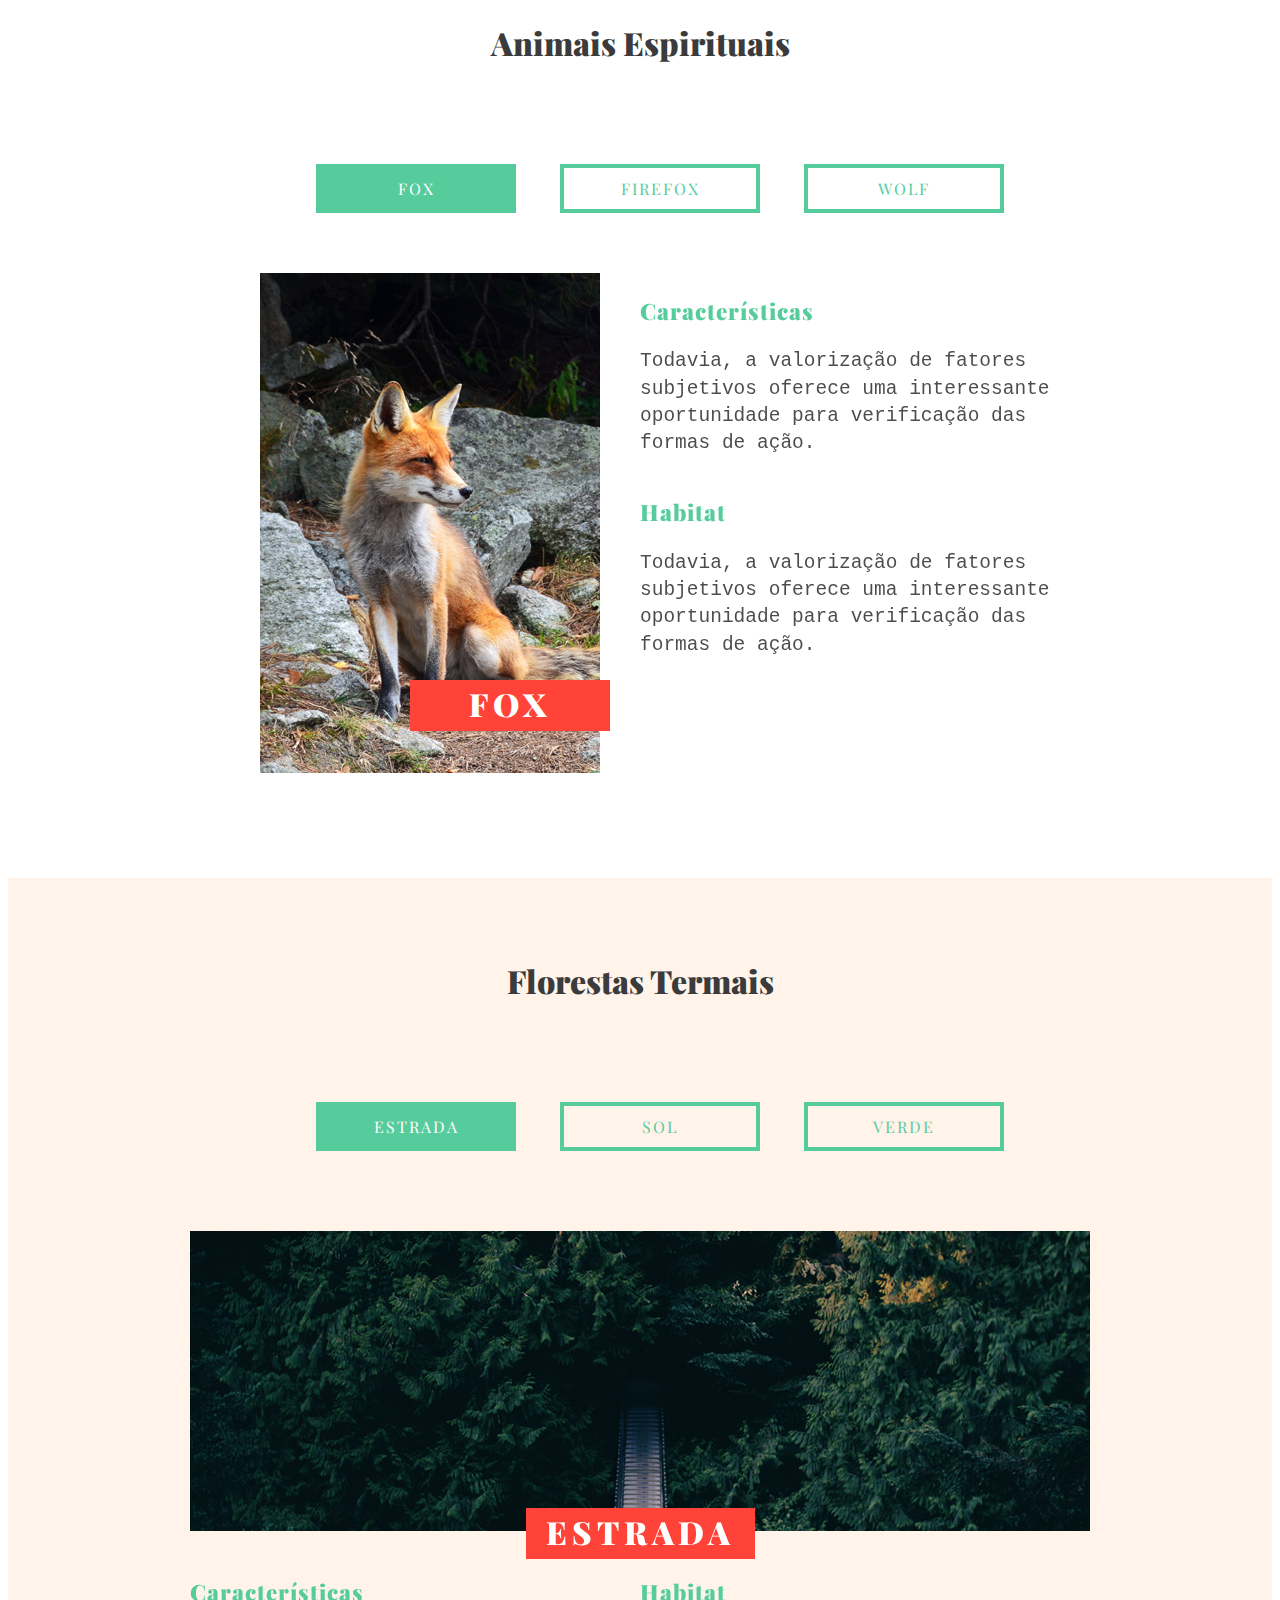
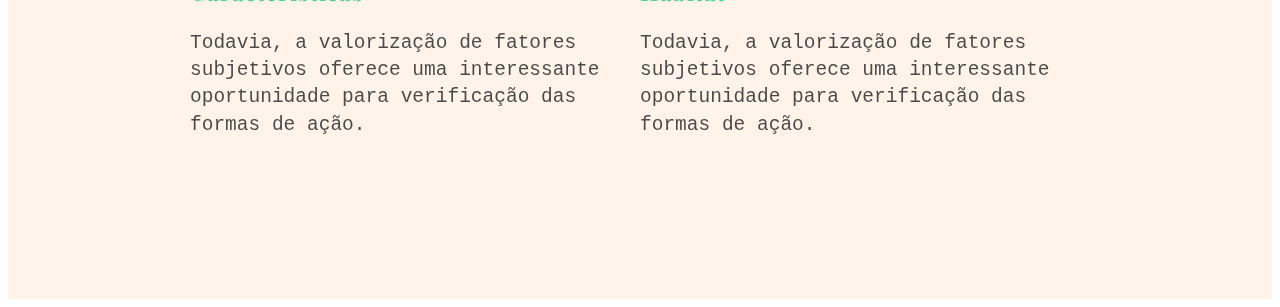
<file: Adicionar_Classe_ao_Clique/index.html>
<!DOCTYPE html>
<html>

<head>
	<title>Tabs</title>
	<link href="https://fonts.googleapis.com/css?family=Playfair+Display:900" rel="stylesheet">
	<link rel="stylesheet" type="text/css" href="css/style.css">
</head>

<body>

	<script type="text/javascript">
		document.documentElement.className += ' js'; // adicionando a classe com o js
	</script>

	<section class="container animais">

		<h1>Animais Espirituais</h1>

		<ul class="tab-menu">
			<li><a href="#fox">Fox</a></li>
			<li><a href="#firefox">FireFox</a></li>
			<li><a href="#wolf">Wolf</a></li>
		</ul>

		<div class="item" id="fox">
			<div class="item-img">
				<img src="img/fox.jpg" alt="Fox">
				<h2>Fox</h2>
			</div>
			<div class="item-info">
				<h3>Características</h3>
				<p>Todavia, a valorização de fatores subjetivos oferece uma interessante oportunidade para verificação
					das formas de ação.</p>
				<h3>Habitat</h3>
				<p>Todavia, a valorização de fatores subjetivos oferece uma interessante oportunidade para verificação
					das formas de ação.</p>
			</div>
		</div>

		<div class="item" id="firefox">
			<div class="item-img">
				<img src="img/firefox.jpg" alt="FireFox">
				<h2>FireFox</h2>
			</div>
			<div class="item-info">
				<h3>Características</h3>
				<p>Todavia, a valorização de fatores subjetivos oferece uma interessante oportunidade para verificação
					das formas de ação.</p>
				<h3>Habitat</h3>
				<p>Todavia, a valorização de fatores subjetivos oferece uma interessante oportunidade para verificação
					das formas de ação.</p>
			</div>
		</div>

		<div class="item" id="wolf">
			<div class="item-img">
				<img src="img/wolf.jpg" alt="wolf">
				<h2>Wolf</h2>
			</div>
			<div class="item-info">
				<h3>Características</h3>
				<p>Todavia, a valorização de fatores subjetivos oferece uma interessante oportunidade para verificação
					das formas de ação.</p>
				<h3>Habitat</h3>
				<p>Todavia, a valorização de fatores subjetivos oferece uma interessante oportunidade para verificação
					das formas de ação.</p>
			</div>
		</div>

	</section>

	<section class="florestas">
		<div class="container">
			<h1>Florestas Termais</h1>

			<ul class="tab-menu">
				<li><a href="#estrada">Estrada</a></li>
				<li><a href="#sol">Sol</a></li>
				<li><a href="#verde">Verde</a></li>
			</ul>

			<div class="item" id="estrada">
				<div class="item-img">
					<img src="img/estrada.jpg" alt="Estrada">
					<h2>Estrada</h2>
				</div>
				<div class="item-info">
					<div>
						<h3>Características</h3>
						<p>Todavia, a valorização de fatores subjetivos oferece uma interessante oportunidade para
							verificação das formas de ação.</p>
					</div>
					<div>
						<h3>Habitat</h3>
						<p>Todavia, a valorização de fatores subjetivos oferece uma interessante oportunidade para
							verificação das formas de ação.</p>
					</div>
				</div>
			</div>

			<div class="item" id="sol">
				<div class="item-img">
					<img src="img/sol.jpg" alt="Sol">
					<h2>Sol</h2>
				</div>
				<div class="item-info">
					<div>
						<h3>Características</h3>
						<p>Todavia, a valorização de fatores subjetivos oferece uma interessante oportunidade para
							verificação das formas de ação.</p>
					</div>
					<div>
						<h3>Habitat</h3>
						<p>Todavia, a valorização de fatores subjetivos oferece uma interessante oportunidade para
							verificação das formas de ação.</p>
					</div>
				</div>
			</div>

			<div class="item" id="verde">
				<div class="item-img">
					<img src="img/verde.jpg" alt="Verde">
					<h2>Verde</h2>
				</div>
				<div class="item-info">
					<div>
						<h3>Características</h3>
						<p>Todavia, a valorização de fatores subjetivos oferece uma interessante oportunidade para
							verificação das formas de ação.</p>
					</div>
					<div>
						<h3>Habitat</h3>
						<p>Todavia, a valorização de fatores subjetivos oferece uma interessante oportunidade para
							verificação das formas de ação.</p>
					</div>
				</div>
			</div>
		</div>
	</section>


	<script type="text/javascript" src="js/jquery-3.1.1.min.js"></script>
	<script type="text/javascript" src="js/app.js"></script>
</body>

</html>
</file>
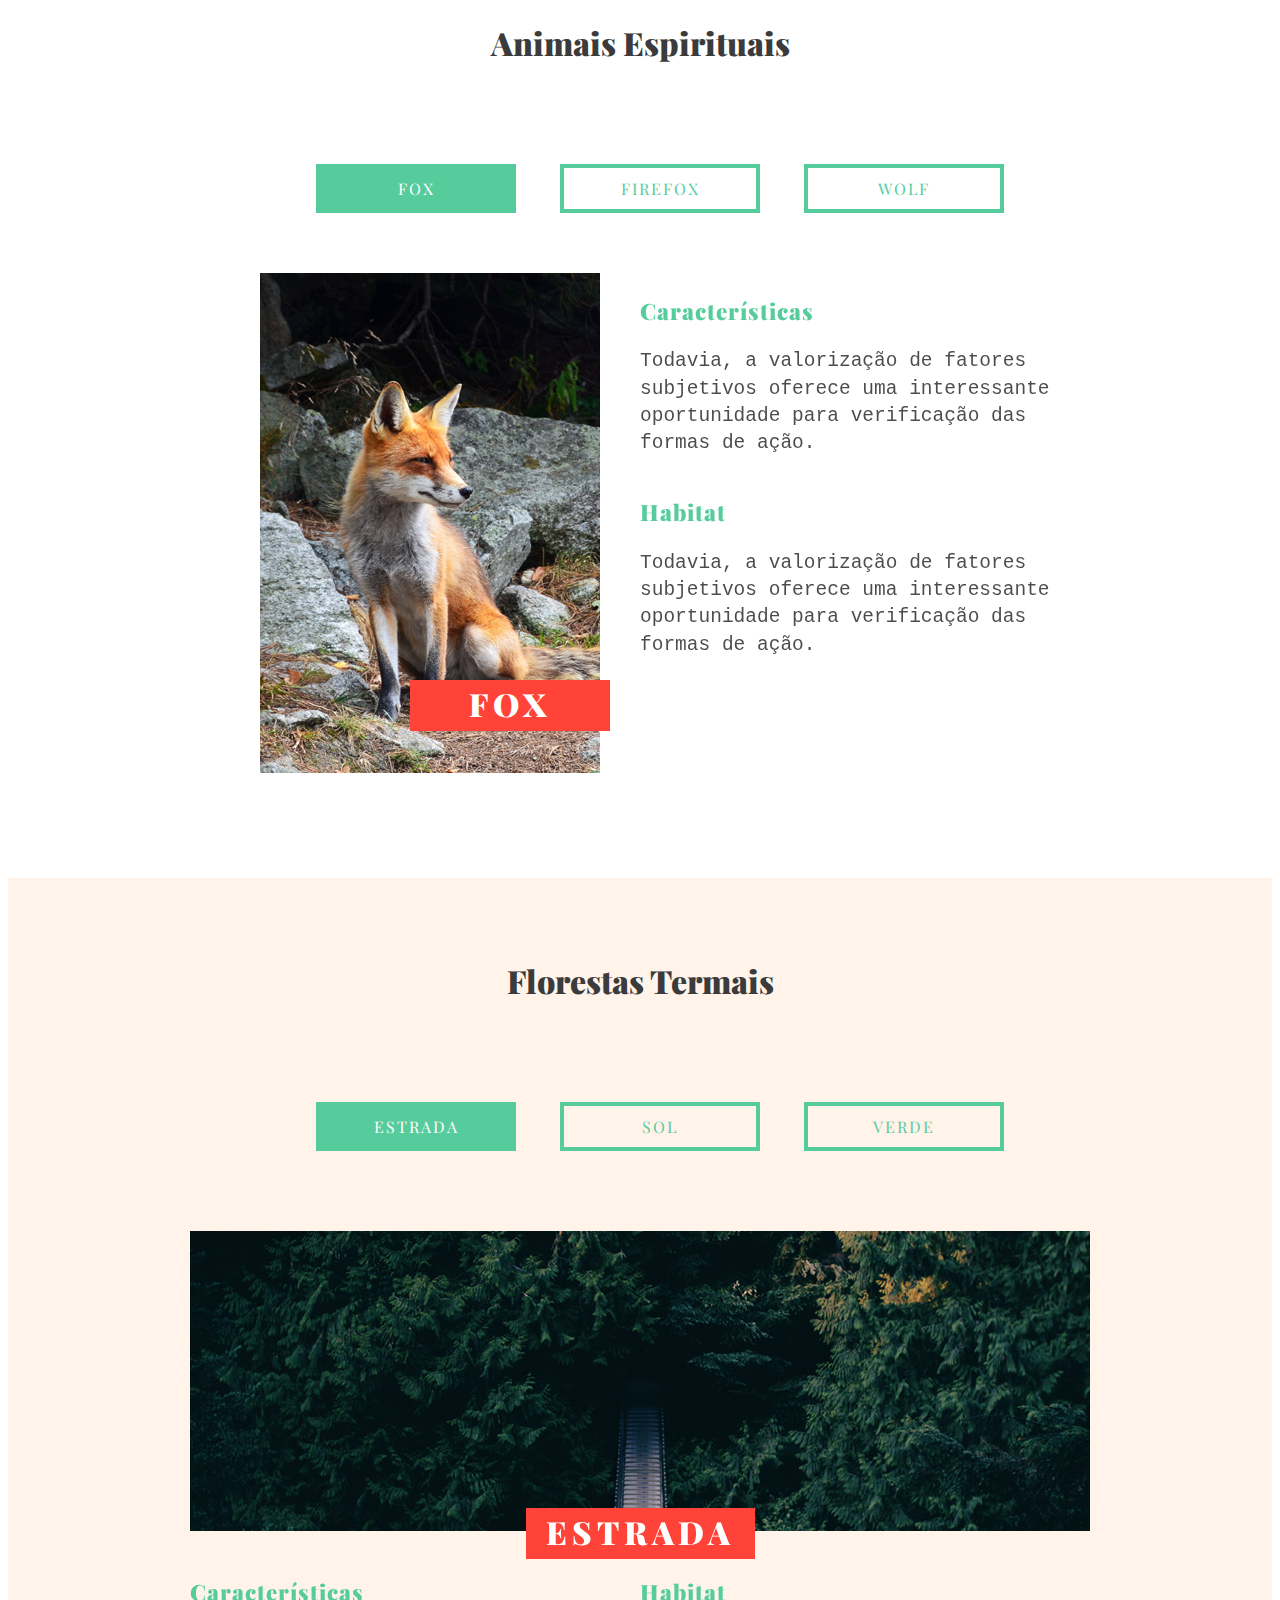
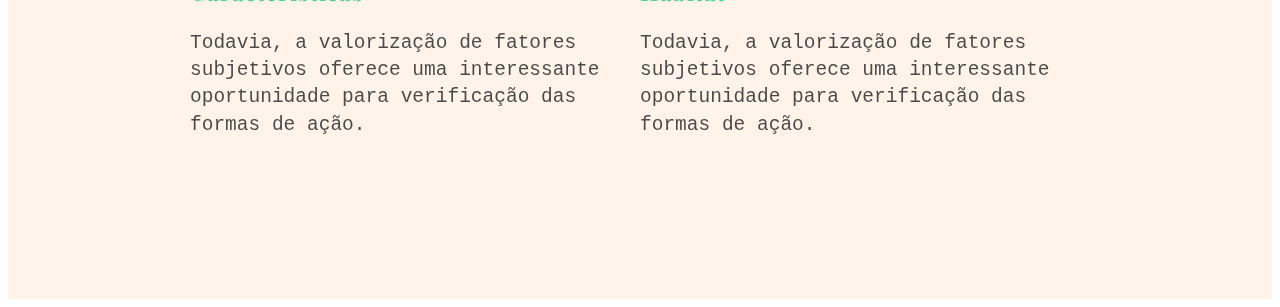
<file: Adicionar_Classe_ao_Clique_Otimizado/index.html>
<!DOCTYPE html>
<html>

<head>
	<title>Tabs</title>
	<link href="https://fonts.googleapis.com/css?family=Playfair+Display:900" rel="stylesheet">
	<link rel="stylesheet" type="text/css" href="css/style.css">
</head>

<body>

	<script type="text/javascript">
		document.documentElement.className += ' js'; // adicionando a classe com o js
	</script>

	<section class="container animais" data-group="animais">

		<h1>Animais Espirituais</h1>

		<ul class="tab-menu">
			<li><a href="#fox" data-click="fox">Fox</a></li>
			<li><a href="#firefox" data-click="firefox">FireFox</a></li>
			<li><a href="#wolf" data-click="wolf">Wolf</a></li>
		</ul>

		<div class="item" id="fox" data-target="fox">
			<div class="item-img">
				<img src="img/fox.jpg" alt="Fox">
				<h2>Fox</h2>
			</div>
			<div class="item-info">
				<h3>Características</h3>
				<p>Todavia, a valorização de fatores subjetivos oferece uma interessante oportunidade para verificação
					das formas de ação.</p>
				<h3>Habitat</h3>
				<p>Todavia, a valorização de fatores subjetivos oferece uma interessante oportunidade para verificação
					das formas de ação.</p>
			</div>
		</div>

		<div class="item" id="firefox" data-target="firefox">
			<div class="item-img">
				<img src="img/firefox.jpg" alt="FireFox">
				<h2>FireFox</h2>
			</div>
			<div class="item-info">
				<h3>Características</h3>
				<p>Todavia, a valorização de fatores subjetivos oferece uma interessante oportunidade para verificação
					das formas de ação.</p>
				<h3>Habitat</h3>
				<p>Todavia, a valorização de fatores subjetivos oferece uma interessante oportunidade para verificação
					das formas de ação.</p>
			</div>
		</div>

		<div class="item" id="wolf" data-target="wolf">
			<div class="item-img">
				<img src="img/wolf.jpg" alt="wolf">
				<h2>Wolf</h2>
			</div>
			<div class="item-info">
				<h3>Características</h3>
				<p>Todavia, a valorização de fatores subjetivos oferece uma interessante oportunidade para verificação
					das formas de ação.</p>
				<h3>Habitat</h3>
				<p>Todavia, a valorização de fatores subjetivos oferece uma interessante oportunidade para verificação
					das formas de ação.</p>
			</div>
		</div>

	</section>

	<section class="florestas" data-group="florestas">
		<div class="container">
			<h1>Florestas Termais</h1>

			<ul class="tab-menu">
				<li><a href="#estrada" data-click="estrada">Estrada</a></li>
				<li><a href="#sol" data-click="sol">Sol</a></li>
				<li><a href="#verde" data-click="verde">Verde</a></li>
			</ul>

			<div class="item" id="estrada" data-target="estrada">
				<div class="item-img">
					<img src="img/estrada.jpg" alt="Estrada">
					<h2>Estrada</h2>
				</div>
				<div class="item-info">
					<div>
						<h3>Características</h3>
						<p>Todavia, a valorização de fatores subjetivos oferece uma interessante oportunidade para
							verificação das formas de ação.</p>
					</div>
					<div>
						<h3>Habitat</h3>
						<p>Todavia, a valorização de fatores subjetivos oferece uma interessante oportunidade para
							verificação das formas de ação.</p>
					</div>
				</div>
			</div>

			<div class="item" id="sol" data-target="sol">
				<div class="item-img">
					<img src="img/sol.jpg" alt="Sol">
					<h2>Sol</h2>
				</div>
				<div class="item-info">
					<div>
						<h3>Características</h3>
						<p>Todavia, a valorização de fatores subjetivos oferece uma interessante oportunidade para
							verificação das formas de ação.</p>
					</div>
					<div>
						<h3>Habitat</h3>
						<p>Todavia, a valorização de fatores subjetivos oferece uma interessante oportunidade para
							verificação das formas de ação.</p>
					</div>
				</div>
			</div>

			<div class="item" id="verde" data-target="verde">
				<div class="item-img">
					<img src="img/verde.jpg" alt="Verde">
					<h2>Verde</h2>
				</div>
				<div class="item-info">
					<div>
						<h3>Características</h3>
						<p>Todavia, a valorização de fatores subjetivos oferece uma interessante oportunidade para
							verificação das formas de ação.</p>
					</div>
					<div>
						<h3>Habitat</h3>
						<p>Todavia, a valorização de fatores subjetivos oferece uma interessante oportunidade para
							verificação das formas de ação.</p>
					</div>
				</div>
			</div>
		</div>
	</section>

	<script type="text/javascript" src="js/jquery-3.1.1.min.js"></script>
	<script type="text/javascript" src="js/app.js"></script>
</body>

</html>
</file>
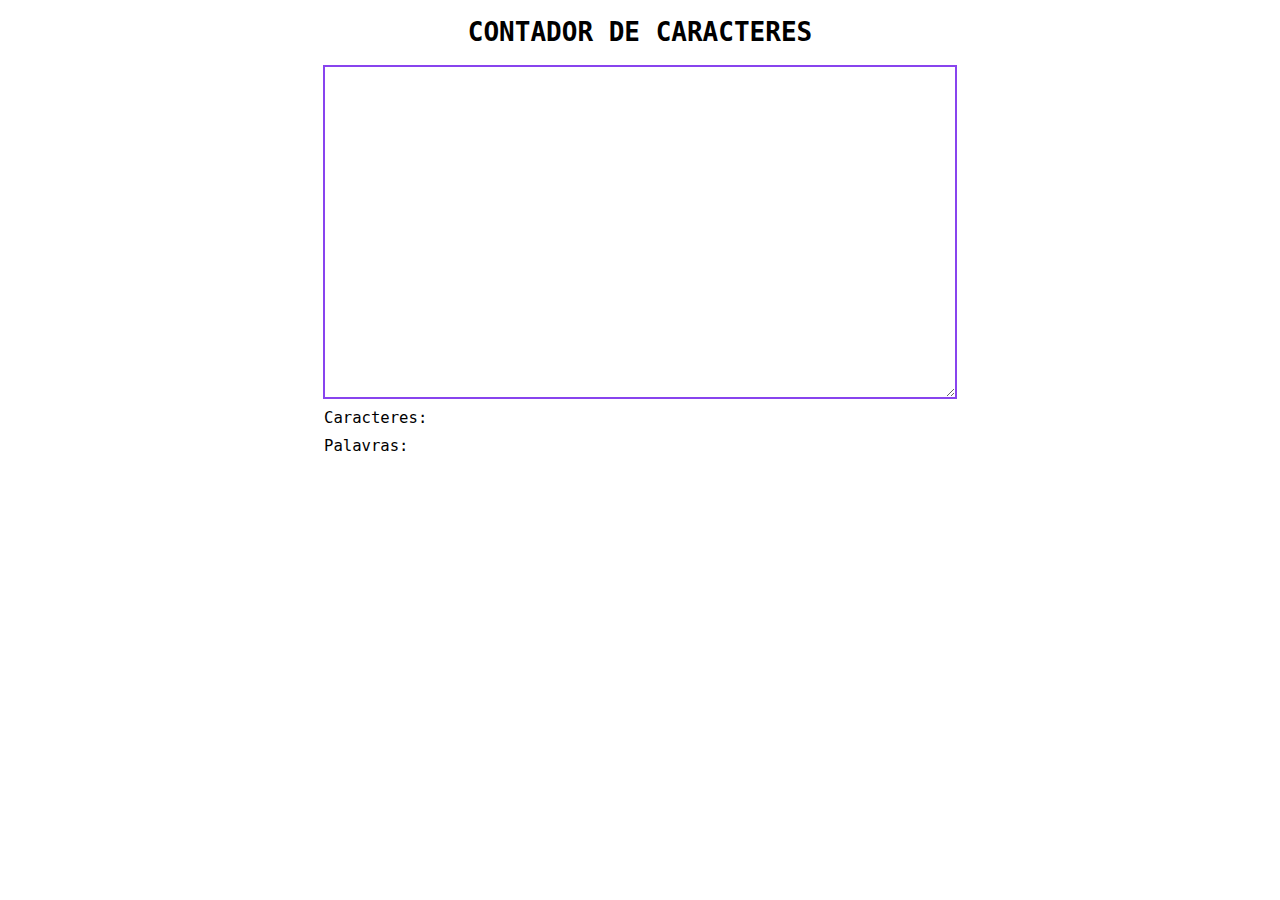
<file: Contador_de_Caracteres/index.html>
<!DOCTYPE html>
<html>

<head>
	<meta charset="utf-8">
	<title>Contador de Caracteres</title>
	<link rel="stylesheet" type="text/css" href="css/style.css">
</head>

<body>

	<h1>Contador de Caracteres</h1>
	<form>
		<textarea></textarea>
	</form>
	<p>Caracteres: <span class="caracteres"></span></p>
	<p>Palavras: <span class="palavras"></span></p>

	<script type="text/javascript" src="js/jquery-3.1.1.min.js"></script>
	<script type="text/javascript" src="js/app.js"></script>
</body>

</html>
</file>
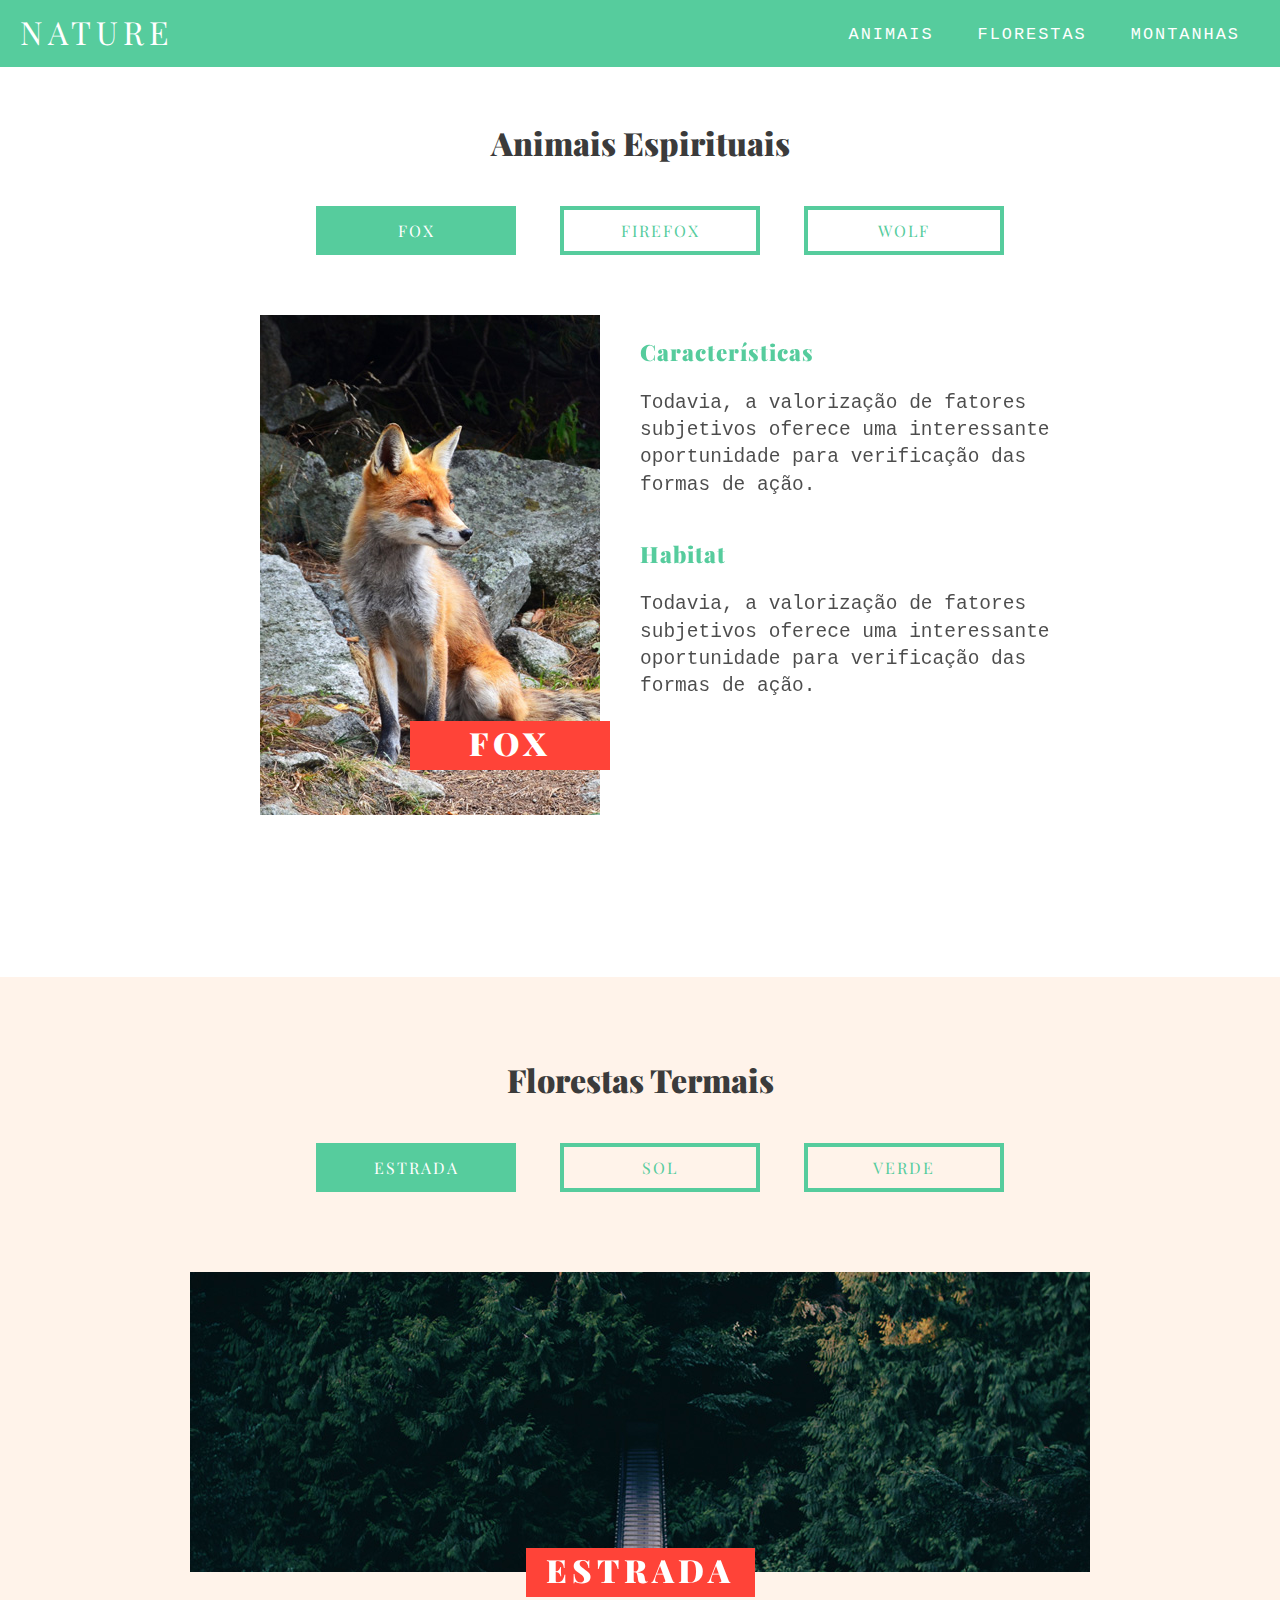
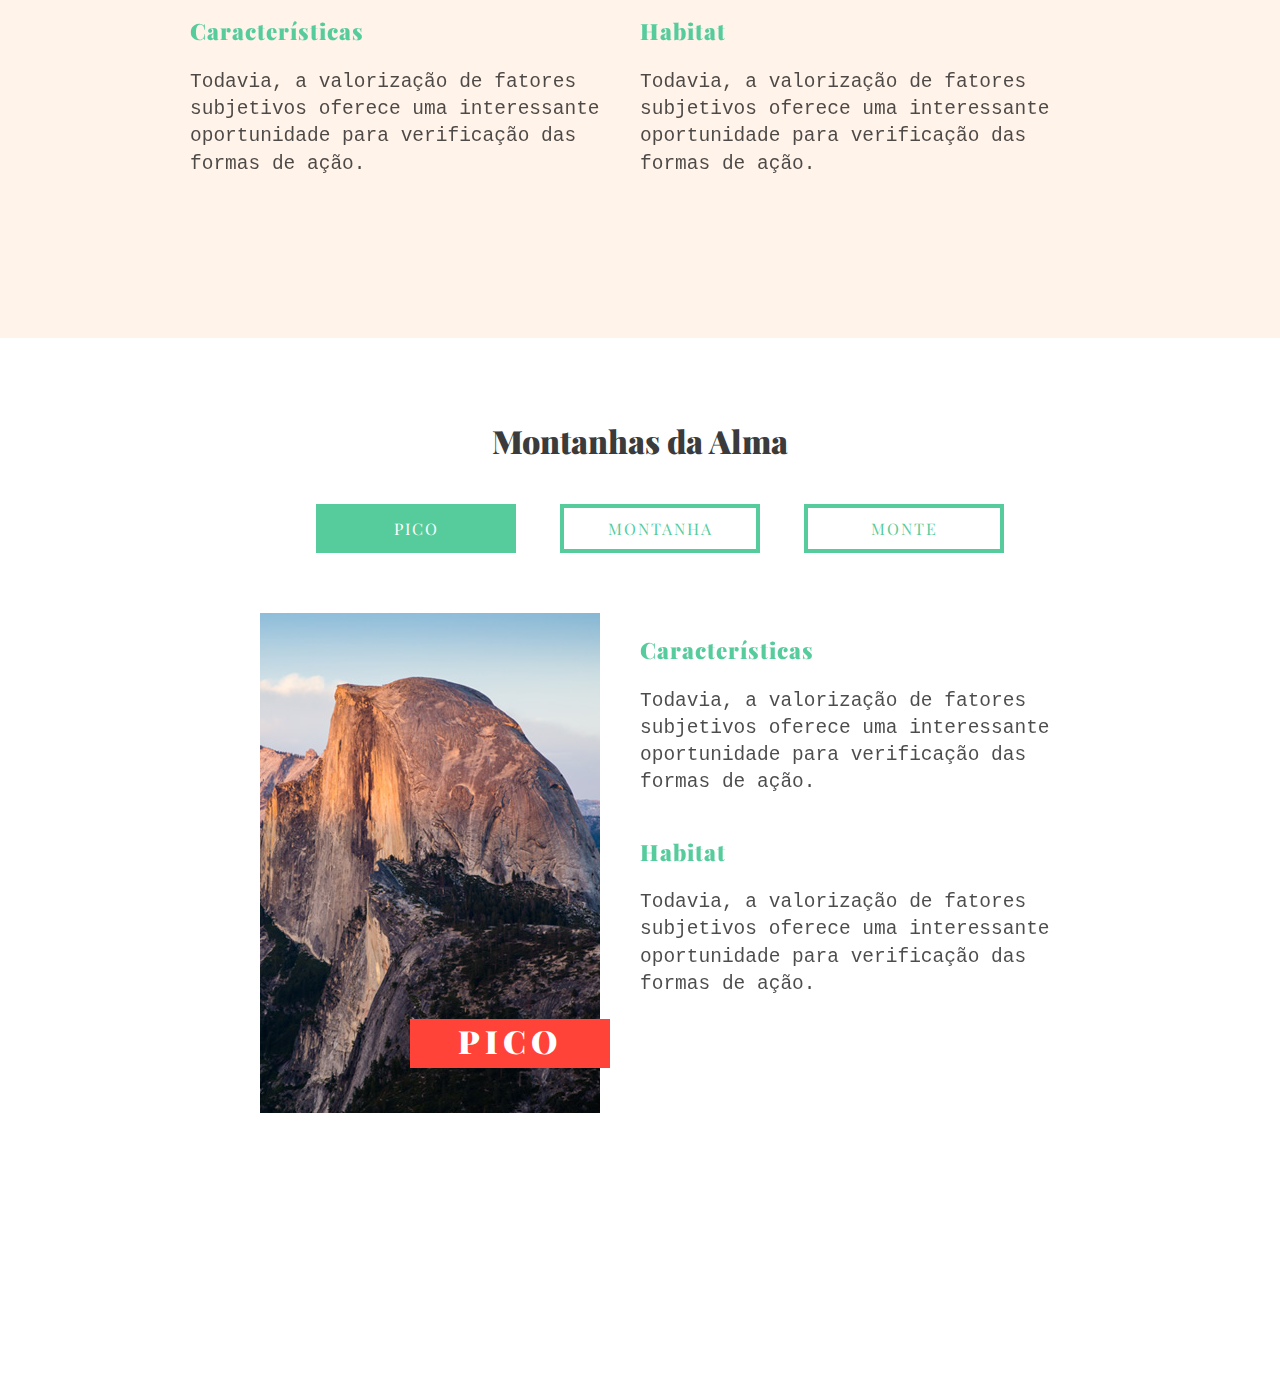
<file: Scroll_Suave_Link_Ativo/index.html>
<!DOCTYPE html>
<html>
<head>
	<title>Nature - Scroll</title>
	<link href="https://fonts.googleapis.com/css?family=Playfair+Display:900" rel="stylesheet">
	<link rel="stylesheet" type="text/css" href="css/style.css">
</head>
<body>

	<script type="text/javascript">
		document.documentElement.className += ' js';
	</script>
	
	<header class="menu">
		<a class="logo" href="/">Nature</a>
		<nav class="menu-nav">
			<ul>
				<li><a href="#animais">Animais</a></li>
				<li><a href="#florestas">Florestas</a></li>
				<li><a href="#montanhas">Montanhas</a></li>
			</ul>
		</nav>
	</header>

	<section class="container animais" data-group="animais" id="animais">

		<h1>Animais Espirituais</h1>

		<ul class="tab-menu">
			<li><a href="#fox" data-click="fox">Fox</a></li>
			<li><a href="#firefox" data-click="firefox">FireFox</a></li>
			<li><a href="#wolf" data-click="wolf">Wolf</a></li>
		</ul>

		<div class="item" id="fox" data-target="fox">
			<div class="item-img">
				<img src="img/fox.jpg" alt="Fox">
				<h2>Fox</h2>
			</div>
			<div class="item-info">
				<h3>Características</h3>
				<p>Todavia, a valorização de fatores subjetivos oferece uma interessante oportunidade para verificação das formas de ação.</p>
				<h3>Habitat</h3>
				<p>Todavia, a valorização de fatores subjetivos oferece uma interessante oportunidade para verificação das formas de ação.</p>
			</div>
		</div>

		<div class="item" id="firefox" data-target="firefox">
			<div class="item-img">
				<img src="img/firefox.jpg" alt="FireFox">
				<h2>FireFox</h2>
			</div>
			<div class="item-info">
				<h3>Características</h3>
				<p>Todavia, a valorização de fatores subjetivos oferece uma interessante oportunidade para verificação das formas de ação.</p>
				<h3>Habitat</h3>
				<p>Todavia, a valorização de fatores subjetivos oferece uma interessante oportunidade para verificação das formas de ação.</p>
			</div>
		</div>

		<div class="item" id="wolf" data-target="wolf">
			<div class="item-img">
				<img src="img/wolf.jpg" alt="wolf">
				<h2>Wolf</h2>
			</div>
			<div class="item-info">
				<h3>Características</h3>
				<p>Todavia, a valorização de fatores subjetivos oferece uma interessante oportunidade para verificação das formas de ação.</p>
				<h3>Habitat</h3>
				<p>Todavia, a valorização de fatores subjetivos oferece uma interessante oportunidade para verificação das formas de ação.</p>
			</div>
		</div>

	</section>

	<section class="florestas" data-group="florestas" id="florestas">
	<div class="container">
		<h1>Florestas Termais</h1>

		<ul class="tab-menu">
			<li><a href="#estrada" data-click="estrada">Estrada</a></li>
			<li><a href="#sol" data-click="sol">Sol</a></li>
			<li><a href="#verde" data-click="verde">Verde</a></li>
		</ul>

		<div class="item" id="estrada" data-target="estrada">
			<div class="item-img">
				<img src="img/estrada.jpg" alt="Estrada">
				<h2>Estrada</h2>
			</div>
			<div class="item-info">
			<div>
				<h3>Características</h3>
				<p>Todavia, a valorização de fatores subjetivos oferece uma interessante oportunidade para verificação das formas de ação.</p>
			</div>
			<div>
				<h3>Habitat</h3>
				<p>Todavia, a valorização de fatores subjetivos oferece uma interessante oportunidade para verificação das formas de ação.</p>
			</div>
			</div>
		</div>

		<div class="item" id="sol" data-target="sol">
			<div class="item-img">
				<img src="img/sol.jpg" alt="Sol">
				<h2>Sol</h2>
			</div>
			<div class="item-info">
			<div>
				<h3>Características</h3>
				<p>Todavia, a valorização de fatores subjetivos oferece uma interessante oportunidade para verificação das formas de ação.</p>
			</div>
			<div>
				<h3>Habitat</h3>
				<p>Todavia, a valorização de fatores subjetivos oferece uma interessante oportunidade para verificação das formas de ação.</p>
			</div>	
			</div>
		</div>

		<div class="item" id="verde" data-target="verde">
			<div class="item-img">
				<img src="img/verde.jpg" alt="Verde">
				<h2>Verde</h2>
			</div>
			<div class="item-info">
			<div>
				<h3>Características</h3>
				<p>Todavia, a valorização de fatores subjetivos oferece uma interessante oportunidade para verificação das formas de ação.</p>
			</div>
			<div>
				<h3>Habitat</h3>
				<p>Todavia, a valorização de fatores subjetivos oferece uma interessante oportunidade para verificação das formas de ação.</p>
			</div>
			</div>
		</div>
	</div>
	</section>
	
	
<section class="container montanhas" data-group="montanhas" id="montanhas">

		<h1>Montanhas da Alma</h1>

		<ul class="tab-menu">
			<li><a href="#pico" data-click="pico">Pico</a></li>
			<li><a href="#montanha" data-click="montanha">Montanha</a></li>
			<li><a href="#monte" data-click="monte">Monte</a></li>
		</ul>

		<div class="item" id="pico" data-target="pico">
			<div class="item-img">
				<img src="img/pico.jpg" alt="Pico">
				<h2>Pico</h2>
			</div>
			<div class="item-info">
				<h3>Características</h3>
				<p>Todavia, a valorização de fatores subjetivos oferece uma interessante oportunidade para verificação das formas de ação.</p>
				<h3>Habitat</h3>
				<p>Todavia, a valorização de fatores subjetivos oferece uma interessante oportunidade para verificação das formas de ação.</p>
			</div>
		</div>

		<div class="item" id="montanha" data-target="montanha">
			<div class="item-img">
				<img src="img/montanha.jpg" alt="Montanha">
				<h2>Montanha</h2>
			</div>
			<div class="item-info">
				<h3>Características</h3>
				<p>Todavia, a valorização de fatores subjetivos oferece uma interessante oportunidade para verificação das formas de ação.</p>
				<h3>Habitat</h3>
				<p>Todavia, a valorização de fatores subjetivos oferece uma interessante oportunidade para verificação das formas de ação.</p>
			</div>
		</div>

		<div class="item" id="monte" data-target="monte">
			<div class="item-img">
				<img src="img/monte.jpg" alt="Monte">
				<h2>Monte</h2>
			</div>
			<div class="item-info">
				<h3>Características</h3>
				<p>Todavia, a valorização de fatores subjetivos oferece uma interessante oportunidade para verificação das formas de ação.</p>
				<h3>Habitat</h3>
				<p>Todavia, a valorização de fatores subjetivos oferece uma interessante oportunidade para verificação das formas de ação.</p>
			</div>
		</div>

	</section>	

	<script type="text/javascript" src="js/jquery-3.1.1.min.js"></script>
	<script type="text/javascript" src="js/app.js"></script>
</body>
</html>
</file>
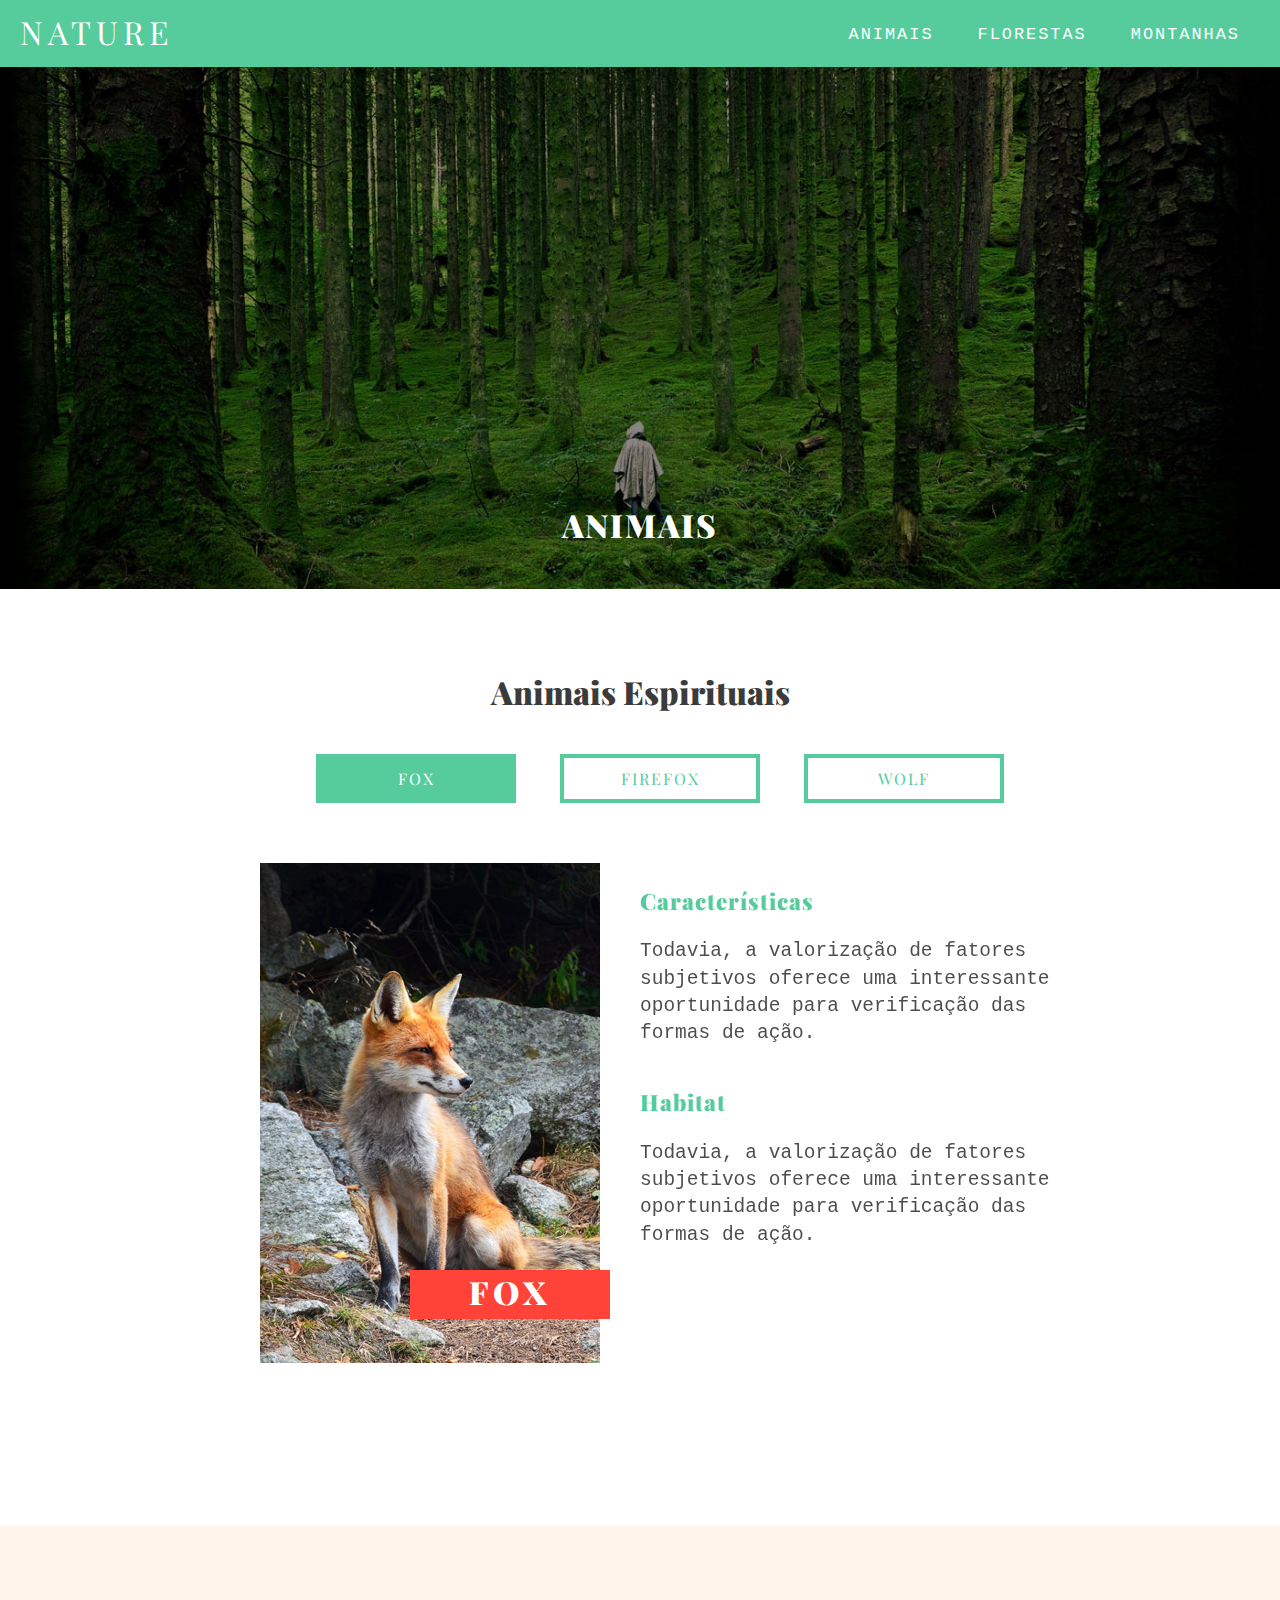
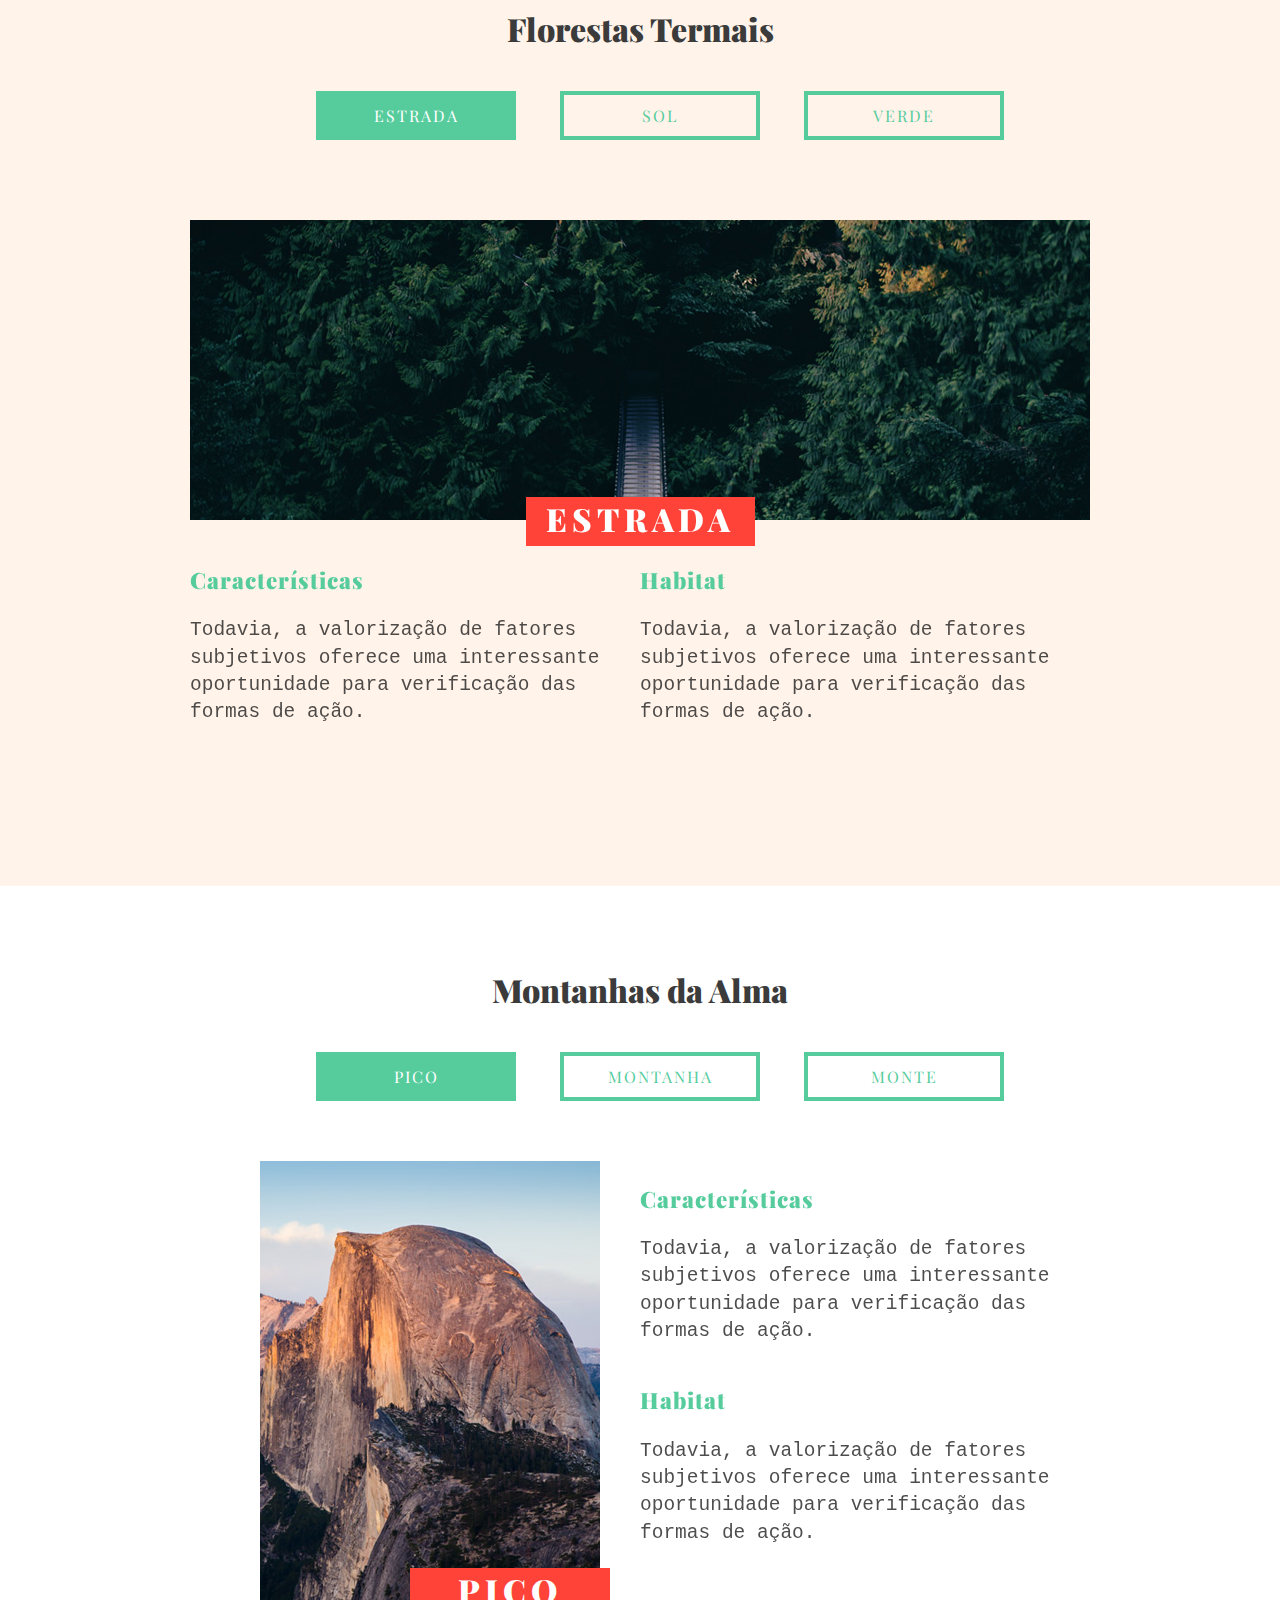
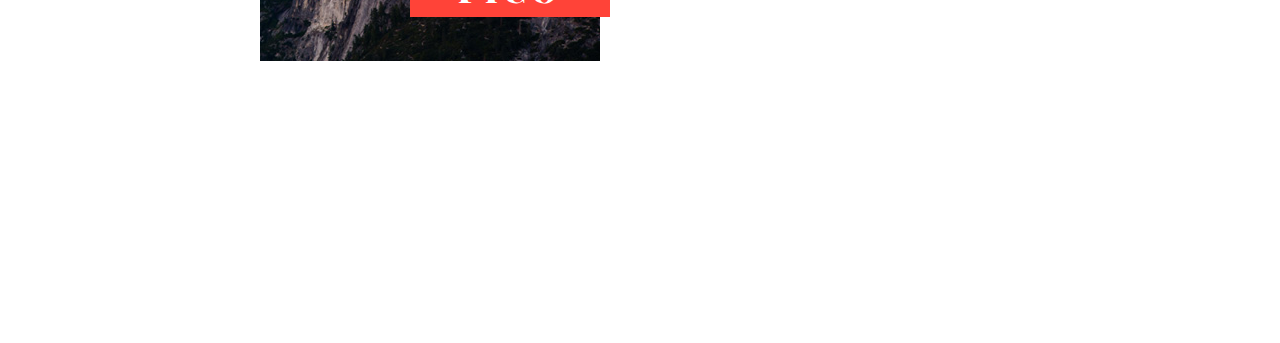
<file: Slide/index.html>
<!DOCTYPE html>
<html>

<head>
	<title>Nature - Scroll</title>
	<link href="https://fonts.googleapis.com/css?family=Playfair+Display:900" rel="stylesheet">
	<link rel="stylesheet" type="text/css" href="css/style.css">
</head>

<body>

	<script type="text/javascript">
		document.documentElement.className += ' js';
	</script>

	<header class="menu">
		<a class="logo" href="/">Nature</a>
		<span class="mobile-btn"></span>
		<nav class="menu-nav mobile-menu">
			<ul>
				<li><a href="#animais">Animais</a></li>
				<li><a href="#florestas">Florestas</a></li>
				<li><a href="#montanhas">Montanhas</a></li>
			</ul>
		</nav>
	</header>

	<section class="introducao slide">
		<div class="active">
			<img src="img/slide/slide-1.jpg" alt="Animais">
			<h2>Animais</h2>
		</div>
		<div>
			<img src="img/slide/slide-2.jpg" alt="Florestas">
			<h2>Florestas</h2>
		</div>
		<div>
			<img src="img/slide/slide-3.jpg" alt="Montanhas">
			<h2>Montanhas</h2>
		</div>
	</section>

	<section class="container animais" data-group="animais" id="animais">

		<h1>Animais Espirituais</h1>

		<ul class="tab-menu">
			<li><a href="#fox" data-click="fox">Fox</a></li>
			<li><a href="#firefox" data-click="firefox">FireFox</a></li>
			<li><a href="#wolf" data-click="wolf">Wolf</a></li>
		</ul>

		<div class="item" id="fox" data-target="fox">
			<div class="item-img">
				<img src="img/fox.jpg" alt="Fox">
				<h2>Fox</h2>
			</div>
			<div class="item-info">
				<h3>Características</h3>
				<p>Todavia, a valorização de fatores subjetivos oferece uma interessante oportunidade para verificação
					das formas de ação.</p>
				<h3>Habitat</h3>
				<p>Todavia, a valorização de fatores subjetivos oferece uma interessante oportunidade para verificação
					das formas de ação.</p>
			</div>
		</div>

		<div class="item" id="firefox" data-target="firefox">
			<div class="item-img">
				<img src="img/firefox.jpg" alt="FireFox">
				<h2>FireFox</h2>
			</div>
			<div class="item-info">
				<h3>Características</h3>
				<p>Todavia, a valorização de fatores subjetivos oferece uma interessante oportunidade para verificação
					das formas de ação.</p>
				<h3>Habitat</h3>
				<p>Todavia, a valorização de fatores subjetivos oferece uma interessante oportunidade para verificação
					das formas de ação.</p>
			</div>
		</div>

		<div class="item" id="wolf" data-target="wolf">
			<div class="item-img">
				<img src="img/wolf.jpg" alt="wolf">
				<h2>Wolf</h2>
			</div>
			<div class="item-info">
				<h3>Características</h3>
				<p>Todavia, a valorização de fatores subjetivos oferece uma interessante oportunidade para verificação
					das formas de ação.</p>
				<h3>Habitat</h3>
				<p>Todavia, a valorização de fatores subjetivos oferece uma interessante oportunidade para verificação
					das formas de ação.</p>
			</div>
		</div>

	</section>

	<section class="florestas" data-group="florestas" id="florestas">
		<div class="container">
			<h1>Florestas Termais</h1>

			<ul class="tab-menu">
				<li><a href="#estrada" data-click="estrada">Estrada</a></li>
				<li><a href="#sol" data-click="sol">Sol</a></li>
				<li><a href="#verde" data-click="verde">Verde</a></li>
			</ul>

			<div class="item" id="estrada" data-target="estrada">
				<div class="item-img">
					<img src="img/estrada.jpg" alt="Estrada">
					<h2>Estrada</h2>
				</div>
				<div class="item-info">
					<div>
						<h3>Características</h3>
						<p>Todavia, a valorização de fatores subjetivos oferece uma interessante oportunidade para
							verificação das formas de ação.</p>
					</div>
					<div>
						<h3>Habitat</h3>
						<p>Todavia, a valorização de fatores subjetivos oferece uma interessante oportunidade para
							verificação das formas de ação.</p>
					</div>
				</div>
			</div>

			<div class="item" id="sol" data-target="sol">
				<div class="item-img">
					<img src="img/sol.jpg" alt="Sol">
					<h2>Sol</h2>
				</div>
				<div class="item-info">
					<div>
						<h3>Características</h3>
						<p>Todavia, a valorização de fatores subjetivos oferece uma interessante oportunidade para
							verificação das formas de ação.</p>
					</div>
					<div>
						<h3>Habitat</h3>
						<p>Todavia, a valorização de fatores subjetivos oferece uma interessante oportunidade para
							verificação das formas de ação.</p>
					</div>
				</div>
			</div>

			<div class="item" id="verde" data-target="verde">
				<div class="item-img">
					<img src="img/verde.jpg" alt="Verde">
					<h2>Verde</h2>
				</div>
				<div class="item-info">
					<div>
						<h3>Características</h3>
						<p>Todavia, a valorização de fatores subjetivos oferece uma interessante oportunidade para
							verificação das formas de ação.</p>
					</div>
					<div>
						<h3>Habitat</h3>
						<p>Todavia, a valorização de fatores subjetivos oferece uma interessante oportunidade para
							verificação das formas de ação.</p>
					</div>
				</div>
			</div>
		</div>
	</section>


	<section class="container montanhas" data-group="montanhas" id="montanhas">

		<h1>Montanhas da Alma</h1>

		<ul class="tab-menu">
			<li><a href="#pico" data-click="pico">Pico</a></li>
			<li><a href="#montanha" data-click="montanha">Montanha</a></li>
			<li><a href="#monte" data-click="monte">Monte</a></li>
		</ul>

		<div class="item" id="pico" data-target="pico">
			<div class="item-img">
				<img src="img/pico.jpg" alt="Pico">
				<h2>Pico</h2>
			</div>
			<div class="item-info">
				<h3>Características</h3>
				<p>Todavia, a valorização de fatores subjetivos oferece uma interessante oportunidade para verificação
					das formas de ação.</p>
				<h3>Habitat</h3>
				<p>Todavia, a valorização de fatores subjetivos oferece uma interessante oportunidade para verificação
					das formas de ação.</p>
			</div>
		</div>

		<div class="item" id="montanha" data-target="montanha">
			<div class="item-img">
				<img src="img/montanha.jpg" alt="Montanha">
				<h2>Montanha</h2>
			</div>
			<div class="item-info">
				<h3>Características</h3>
				<p>Todavia, a valorização de fatores subjetivos oferece uma interessante oportunidade para verificação
					das formas de ação.</p>
				<h3>Habitat</h3>
				<p>Todavia, a valorização de fatores subjetivos oferece uma interessante oportunidade para verificação
					das formas de ação.</p>
			</div>
		</div>

		<div class="item" id="monte" data-target="monte">
			<div class="item-img">
				<img src="img/monte.jpg" alt="Monte">
				<h2>Monte</h2>
			</div>
			<div class="item-info">
				<h3>Características</h3>
				<p>Todavia, a valorização de fatores subjetivos oferece uma interessante oportunidade para verificação
					das formas de ação.</p>
				<h3>Habitat</h3>
				<p>Todavia, a valorização de fatores subjetivos oferece uma interessante oportunidade para verificação
					das formas de ação.</p>
			</div>
		</div>

	</section>

	<script type="text/javascript" src="js/jquery-3.1.1.min.js"></script>
	<script type="text/javascript" src="js/app.js"></script>
</body>

</html>
</file>
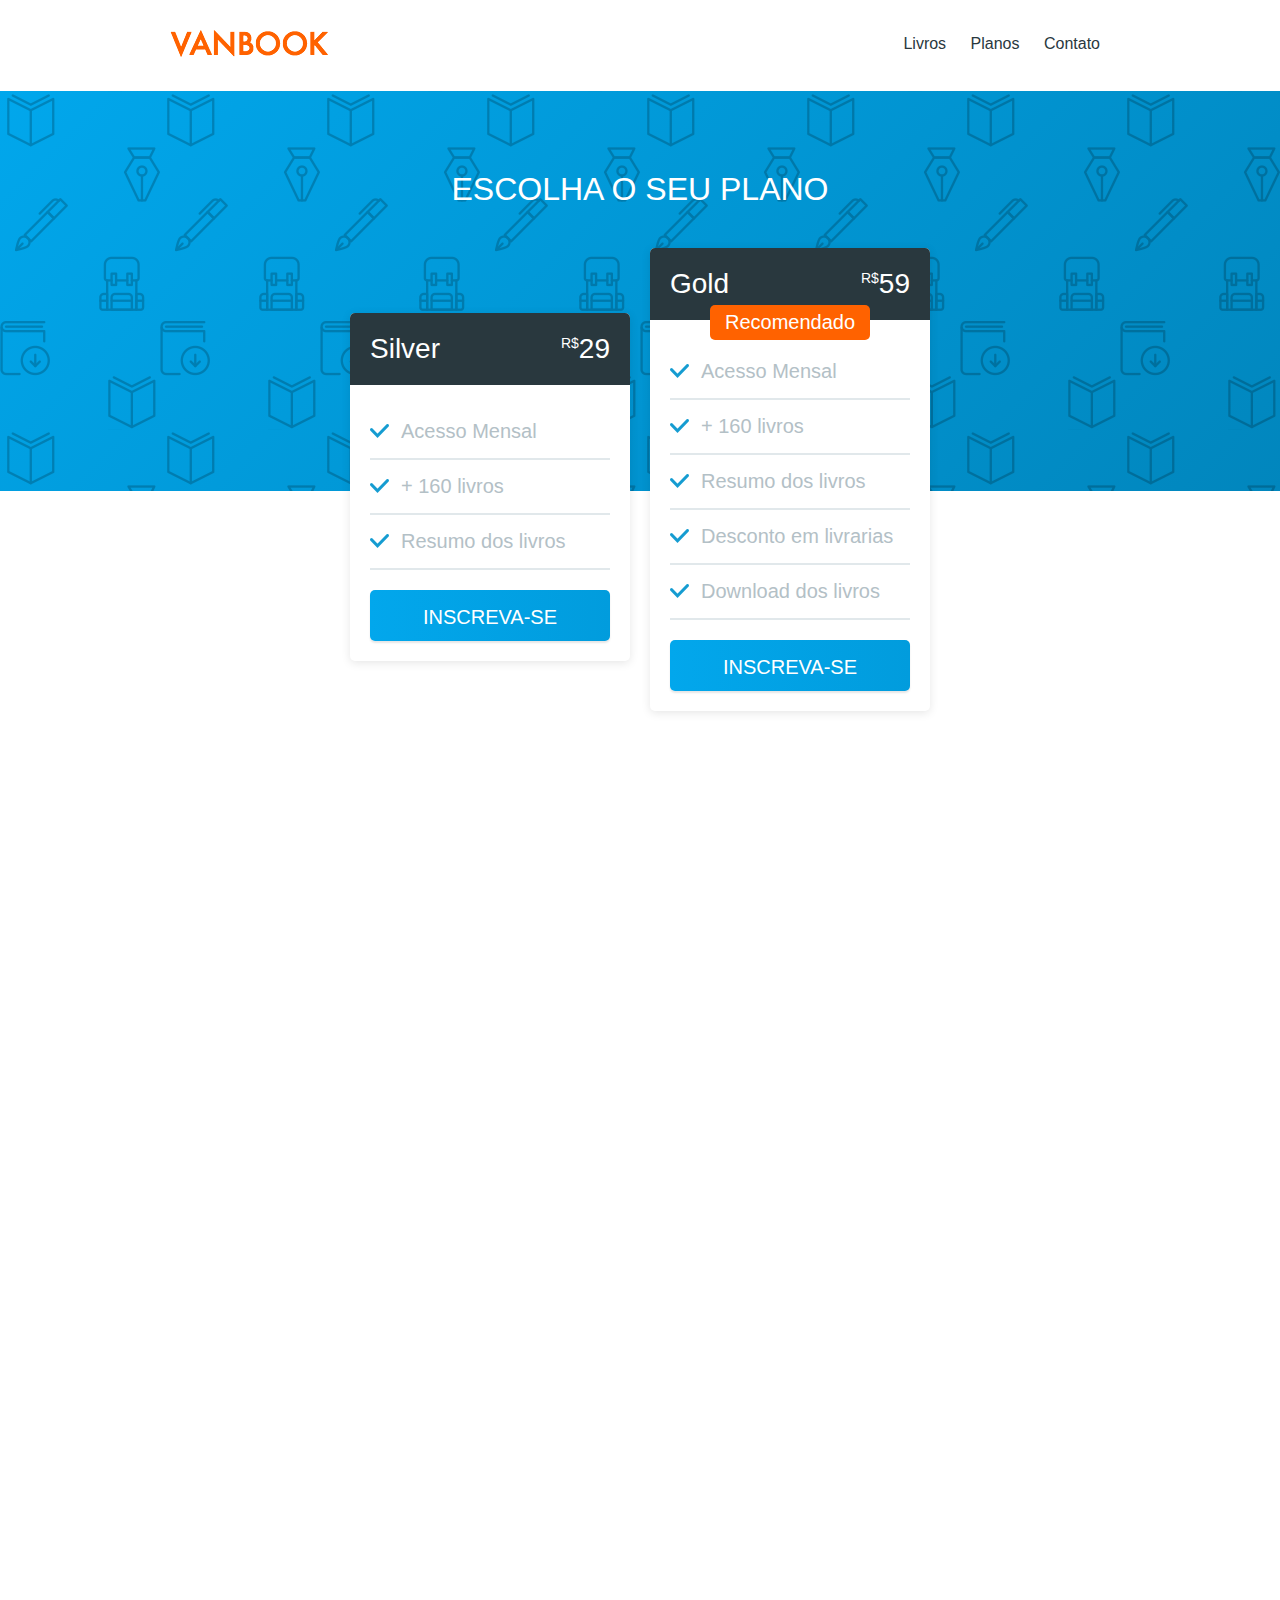
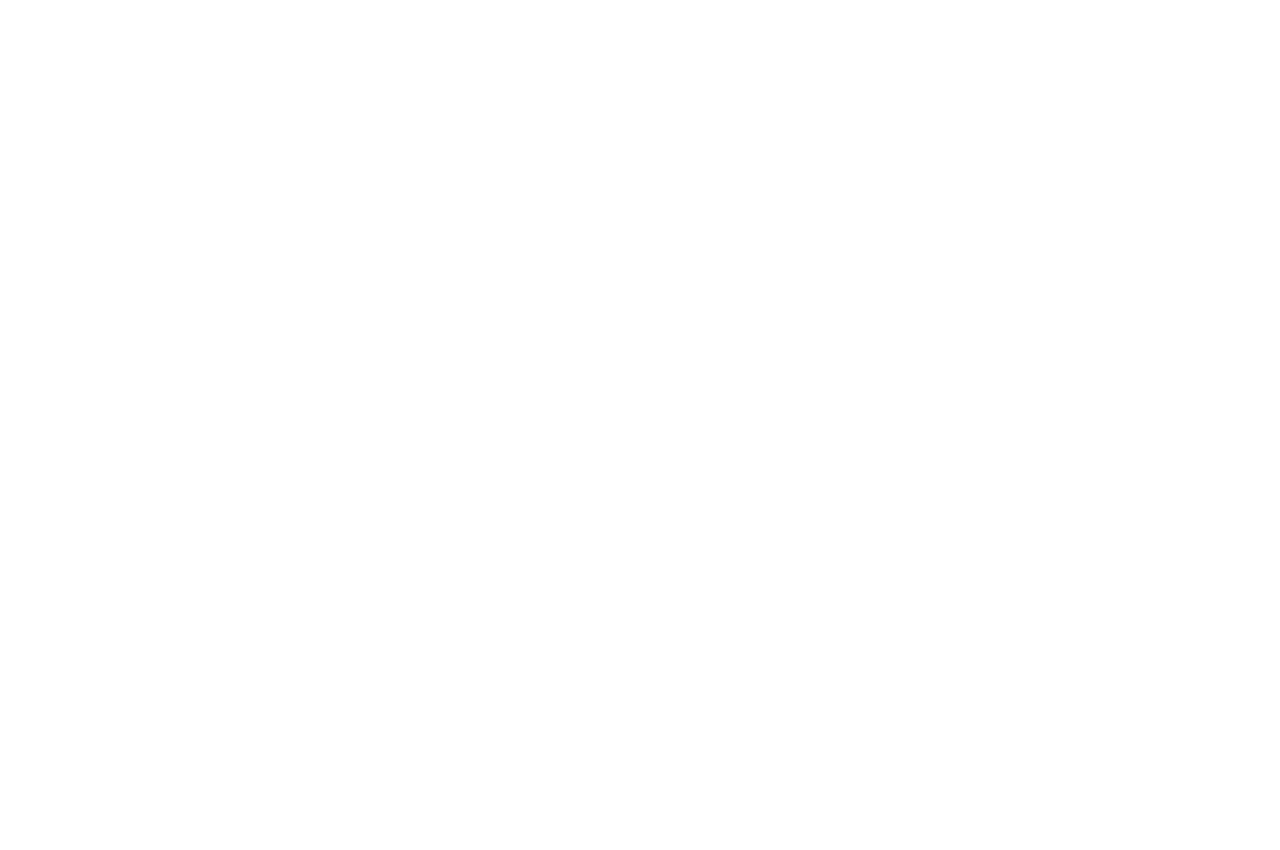
<file: Scroll_Suave/3-jquery/3-10-animacao-com-scroll-mini_arquivos/vanbook-final/index.html>
<!DOCTYPE html>
<html lang="pt-br">
	<head>
		<meta charset="utf-8">
		<title>Vanbook</title>
		<link rel="stylesheet" href="css/reset.css">
		<link rel="stylesheet" href="css/grid.css">
		<link rel="stylesheet" href="css/style.css">
	</head>
	<body>

	<header class="container menu">
		<div class="grid-5">
			<a href="#"><img src="img/vanbook.png" alt="Vanbook"></a>
		</div>
		<nav class="grid-11">
			<ul>
				<li><a href="#">Livros</a></li>
				<li><a href="#">Planos</a></li>
				<li><a href="#">Contato</a></li>
			</ul>
		</nav>
	</header>

	<section class="planos">
		<h1>Escolha o seu plano</h1>

		<div class="container">
			<div class="planos-item silver grid-5">
				<div class="planos-nome">
					<h2>Silver</h2>
					<span><sup>R$</sup>29</span>
				</div>
				<ul>
					<li>Acesso Mensal</li>
					<li>+ 160 livros</li>
					<li>Resumo dos livros</li>
				</ul>
				<a href="#" class="btn">Inscreva-se</a>
			</div>

			<div class="planos-item grid-5">
				<div class="planos-nome">
					<h2>Gold</h2>
					<span><sup>R$</sup>59</span>
				</div>
				<p class="recomendado">Recomendado</p>
				<ul>
					<li>Acesso Mensal</li>
					<li>+ 160 livros</li>
					<li>Resumo dos livros</li>
					<li>Desconto em livrarias</li>
					<li>Download dos livros</li>
				</ul>
				<a href="#" class="btn">Inscreva-se</a>
			</div>
		</div>
	</section>

	<section class="beneficios-section container">
		<div class="beneficio anime">
			<h2>Acesso Mensal</h2>
			<p>Ficou ali sentada, os olhos fechados, e quase acreditou estar no País das Maravilhas, embora soubesse que bastaria abri-los e tudo se transformaria em insípida realidade.</p>
		</div>
		<div class="beneficio anime">
			<p>Eu... eu... nem eu mesmo sei, nesse momento... eu... enfim, sei quem eu era, quando me levantei hoje de manhã, mas acho que já me transformei várias vezes desde então.</p>
			<h2>+ 160 Livros</h2>
		</div>
		<div class="beneficio anime">
			<h2>Resumo dos Livros</h2>
			<p>Ficou ali sentada, os olhos fechados, e quase acreditou estar no País das Maravilhas, embora soubesse que bastaria abri-los e tudo se transformaria em insípida realidade.</p>
		</div>
		<div class="beneficio anime">
			<p>Eu... eu... nem eu mesmo sei, nesse momento... eu... enfim, sei quem eu era, quando me levantei hoje de manhã, mas acho que já me transformei várias vezes desde então.</p>
			<h2>Desconto em Livrarias</h2>
		</div>
		<div class="beneficio anime">
			<h2>Download dos Livros</h2>
			<p>Ficou ali sentada, os olhos fechados, e quase acreditou estar no País das Maravilhas, embora soubesse que bastaria abri-los e tudo se transformaria em insípida realidade.</p>
		</div>
	</section>

	<!-- JavaScript -->
	<script src="js/libs/jquery-3.1.1.min.js"></script>
	<script src="js/main.js"></script>
	<!-- JavaScript -->

	</body>
</html>
</file>
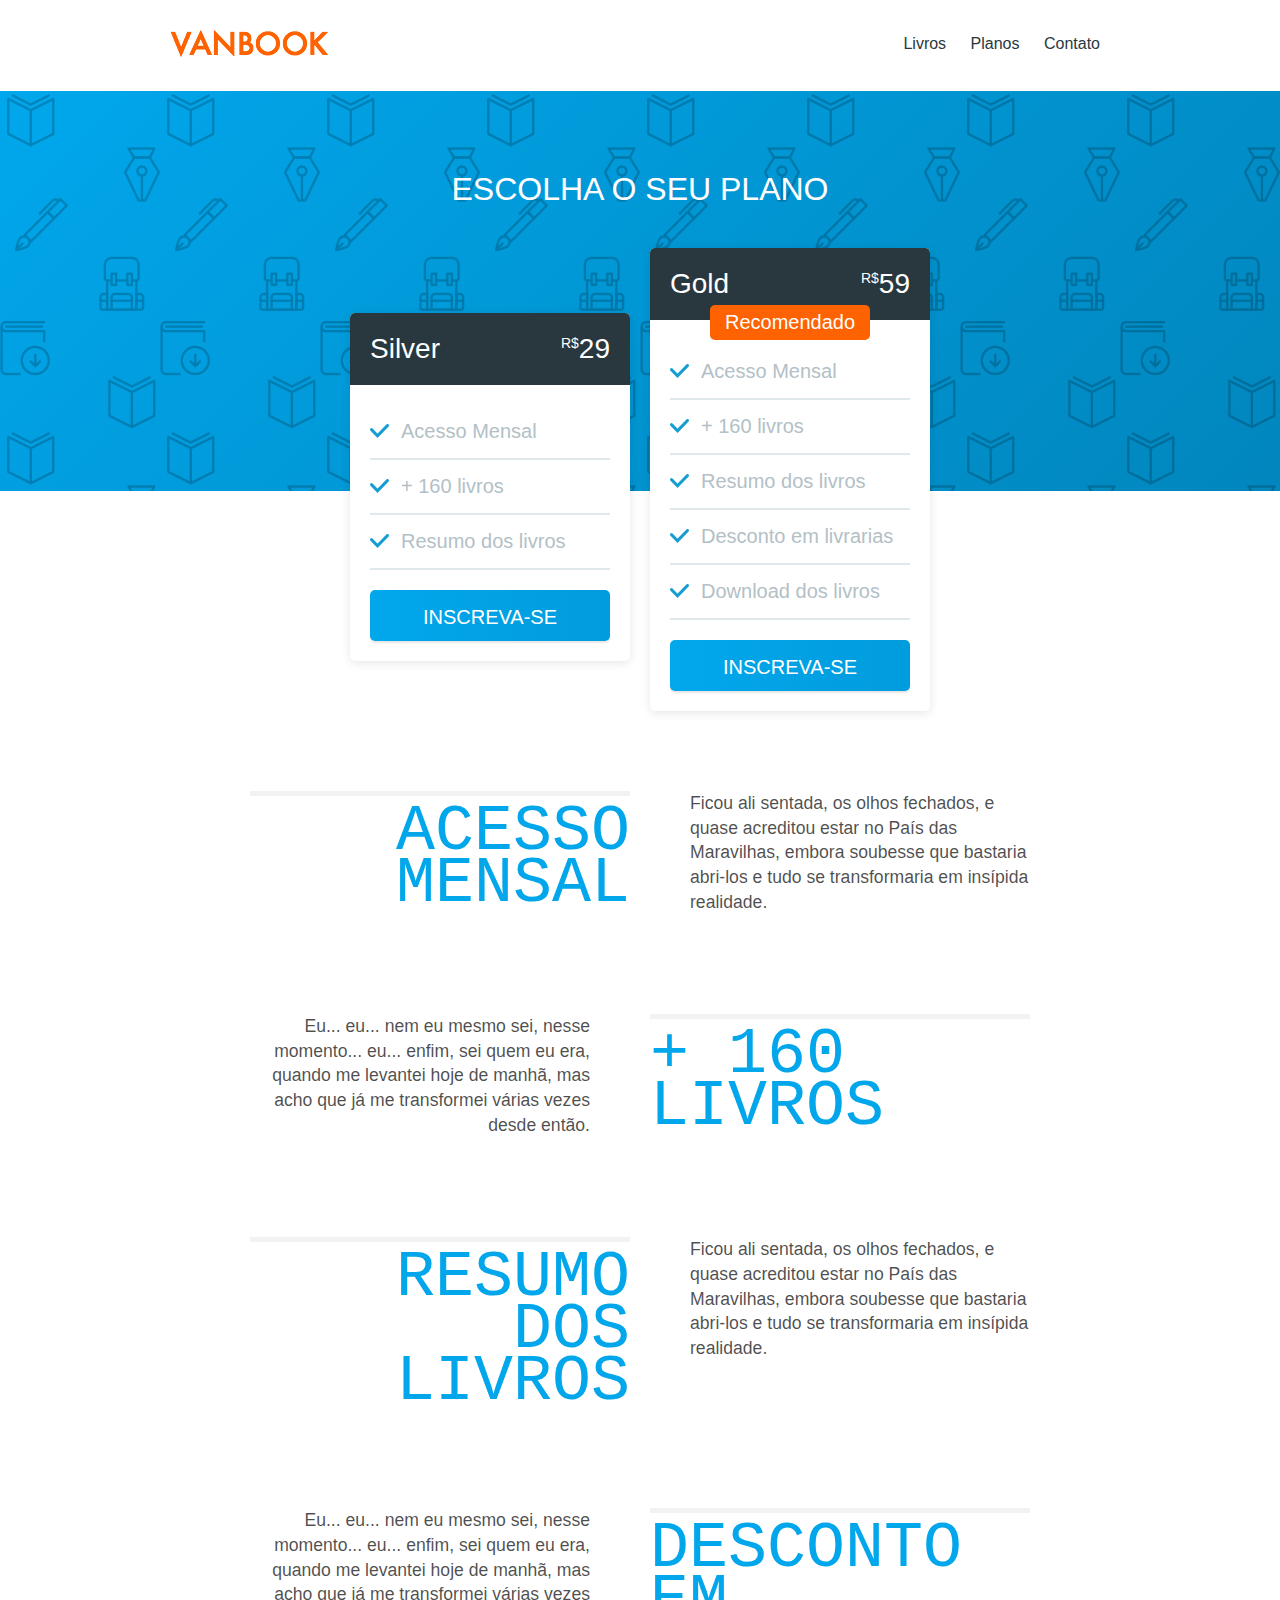
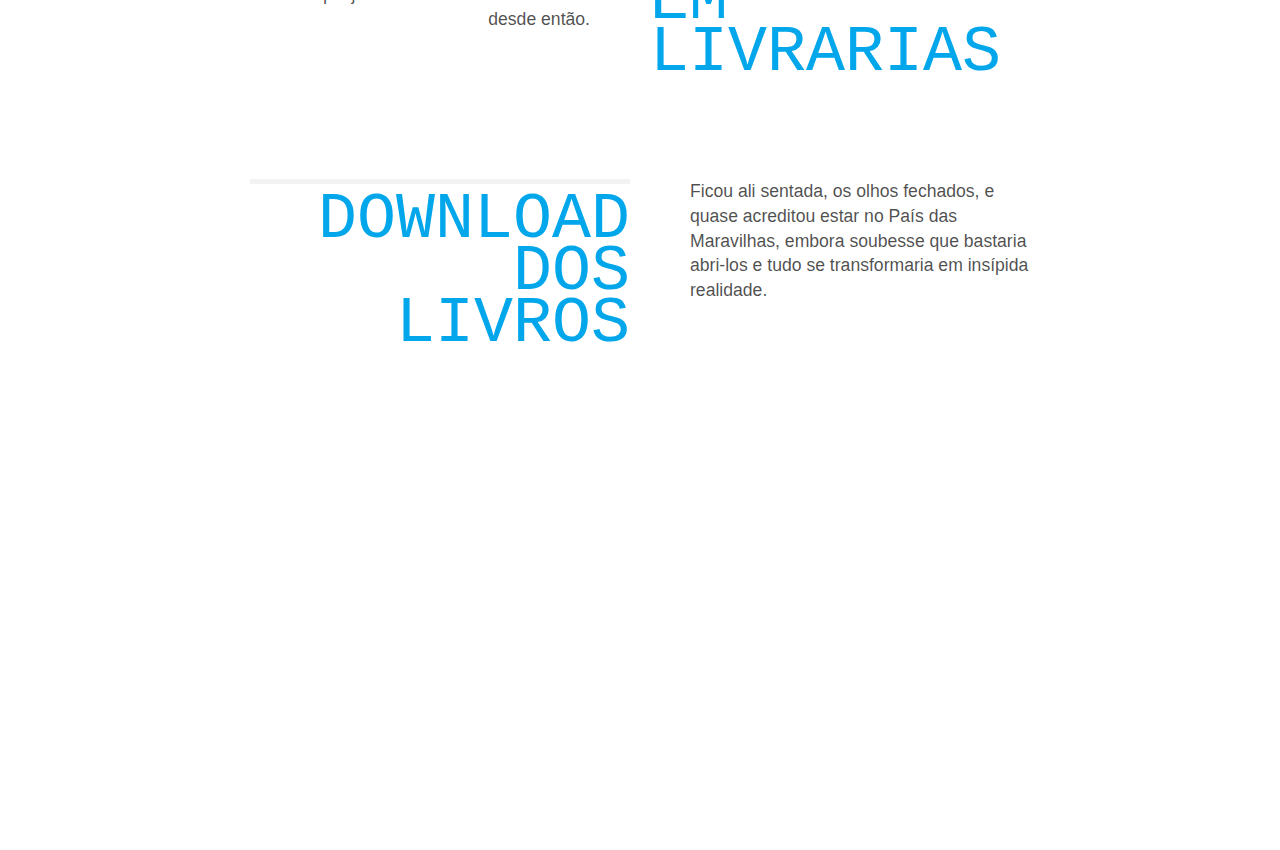
<file: Scroll_Suave/3-jquery/3-10-animacao-com-scroll-mini_arquivos/vanbook-inicio/index.html>
<!DOCTYPE html>
<html lang="pt-br">
	<head>
		<meta charset="utf-8">
		<title>Vanbook</title>
		<link rel="stylesheet" href="css/reset.css">
		<link rel="stylesheet" href="css/grid.css">
		<link rel="stylesheet" href="css/style.css">
	</head>
	<body>

	<header class="container menu">
		<div class="grid-5">
			<a href="#"><img src="img/vanbook.png" alt="Vanbook"></a>
		</div>
		<nav class="grid-11">
			<ul>
				<li><a href="#">Livros</a></li>
				<li><a href="#">Planos</a></li>
				<li><a href="#">Contato</a></li>
			</ul>
		</nav>
	</header>

	<section class="planos">
		<h1>Escolha o seu plano</h1>

		<div class="container">
			<div class="planos-item silver grid-5">
				<div class="planos-nome">
					<h2>Silver</h2>
					<span><sup>R$</sup>29</span>
				</div>
				<ul>
					<li>Acesso Mensal</li>
					<li>+ 160 livros</li>
					<li>Resumo dos livros</li>
				</ul>
				<a href="#" class="btn">Inscreva-se</a>
			</div>

			<div class="planos-item grid-5">
				<div class="planos-nome">
					<h2>Gold</h2>
					<span><sup>R$</sup>59</span>
				</div>
				<p class="recomendado">Recomendado</p>
				<ul>
					<li>Acesso Mensal</li>
					<li>+ 160 livros</li>
					<li>Resumo dos livros</li>
					<li>Desconto em livrarias</li>
					<li>Download dos livros</li>
				</ul>
				<a href="#" class="btn">Inscreva-se</a>
			</div>
		</div>
	</section>

	<section class="beneficios-section container">
		<div class="beneficio">
			<h2>Acesso Mensal</h2>
			<p>Ficou ali sentada, os olhos fechados, e quase acreditou estar no País das Maravilhas, embora soubesse que bastaria abri-los e tudo se transformaria em insípida realidade.</p>
		</div>
		<div class="beneficio">
			<p>Eu... eu... nem eu mesmo sei, nesse momento... eu... enfim, sei quem eu era, quando me levantei hoje de manhã, mas acho que já me transformei várias vezes desde então.</p>
			<h2>+ 160 Livros</h2>
		</div>
		<div class="beneficio">
			<h2>Resumo dos Livros</h2>
			<p>Ficou ali sentada, os olhos fechados, e quase acreditou estar no País das Maravilhas, embora soubesse que bastaria abri-los e tudo se transformaria em insípida realidade.</p>
		</div>
		<div class="beneficio">
			<p>Eu... eu... nem eu mesmo sei, nesse momento... eu... enfim, sei quem eu era, quando me levantei hoje de manhã, mas acho que já me transformei várias vezes desde então.</p>
			<h2>Desconto em Livrarias</h2>
		</div>
		<div class="beneficio">
			<h2>Download dos Livros</h2>
			<p>Ficou ali sentada, os olhos fechados, e quase acreditou estar no País das Maravilhas, embora soubesse que bastaria abri-los e tudo se transformaria em insípida realidade.</p>
		</div>
	</section>

	<!-- JavaScript -->
	<script src="js/libs/jquery-3.1.1.min.js"></script>
	<script src="js/main.js"></script>
	<!-- JavaScript -->

	</body>
</html>
</file>
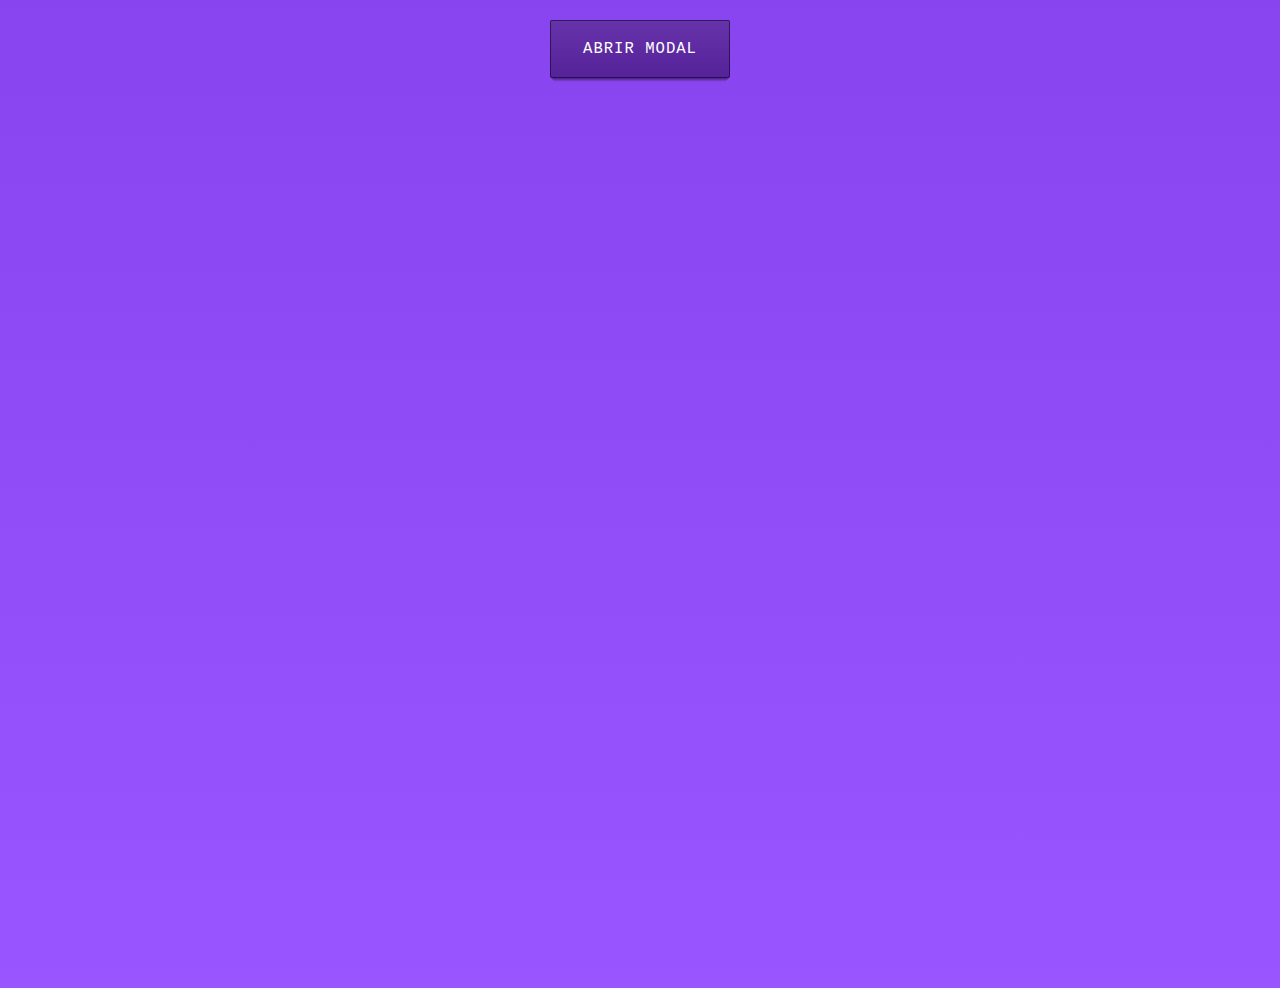
<file: Scroll_Suave/3-jquery/3-6-classes_arquivos/js-final/index.html>
<!DOCTYPE html>
<html>

<head>
	<title>jQuery</title>
	<link rel="stylesheet" href="style.css" type="text/css">
</head>

<body>
	<a href="#" class="abrir-modal">Abrir Modal</a>
	<div class="modal">
		<div class="modal-img">
			<img src="castelo.jpg" alt="Lobo Origamid" />
		</div>
		<div class="modal-content">
			<h1>Curso de JS com Jquery</h1>
			<p>Curso para iniciante e pessoas que pretendem se atualizar. Do design ao código, utilizando HTML5, CSS3,
				jQuery e com um design responsivo.</p>
			<a href="#" class="btn">Mais Sobre</a>
		</div>
	</div>

	<script src="jquery-3.1.1.min.js" type="text/javascript"></script>
	<script src="app.js" type="text/javascript"></script>
</body>

</html>
</file>
<file: Adicionar_Classe_ao_Clique/css/style.css>
* {
	box-sizing: border-box;
}

.container {
	max-width: 900px;
	margin: 0 auto;
}

ul {
	text-align: center;
	margin: 80px 0 40px 0;
}

ul li {
	display: inline-block;
}

ul li a {
	display: inline-block;
	color: #56CC9D;
	border: 4px solid;
	padding: 10px 0px;
	width: 200px;
	margin: 20px;
	text-decoration: none;
	font-family: 'Playfair Display';
	text-transform: uppercase;
	letter-spacing: 2px;
}

ul li a.active {
	background: #56CC9D;
	color: white;
	border-color: #56CC9D;
}

h1, h2, h3 {
	font-family: 'Playfair Display';
	font-weight: 900;
}

h1 {
	font-size: 2em;
	text-align: center;
	color: #3B3B3B;
}

h2 {
	display: inline-block;
	padding: 2px 20px 6px 20px;
	min-width: 200px;
	text-align: center;
	font-size: 2em;
	text-transform: uppercase;
	position: relative;
	top: -120px;
	right: -10px;
	background:  #FF4338;
	color: white;
	letter-spacing: 5px;
}

h3 {
	font-size: 1.4em;
	letter-spacing: 1px;
	color: #56CC9D;
}

p {
	font-family: monospace;
	font-size: 1.5em;
	line-height: 1.4;
	color: rgba(0,0,0,.7);
	margin-bottom: 40px;
}

img {
	display: block;
	max-width: 100%;
	float: right;
}

.item {
	overflow: hidden;
}

.item-img {
	width: 50%;
	float: left;
	text-align: right;
	padding-right: 40px;
	position: relative;
}

.item-info {
	width: 50%;
	float: left;
}

.florestas {
	background: #FFF3EA;
	padding: 60px 0;
}

.florestas .item-img {
	width: 100%;
	text-align: center;
	margin-bottom: -80px;
	padding: 0px;
}

.florestas h2 {
	top: -50px;
	right: auto;

}

.florestas .item {
	margin: 60px 0;
}

.florestas .item-info {
	width: 100%;
}

.item-info > div {
	width: 50%;
	float: left;
}

.js .item{
	opacity: 0;
	visibility: hidden;
	transform: translate3d(-50px,0,0);
	position: absolute;
	top: 0;

}
.js .item.active{
	opacity: 1;
	visibility: visible;
	position: relative;
	top: auto;
	transition: .3s;
	transform: translate3d(0px,0,0);
}
</file>
<file: Adicionar_Classe_ao_Clique_Otimizado/css/style.css>
* {
	box-sizing: border-box;
}

.container {
	max-width: 900px;
	margin: 0 auto;
}

ul {
	text-align: center;
	margin: 80px 0 40px 0;
}

ul li {
	display: inline-block;
}

ul li a {
	display: inline-block;
	color: #56CC9D;
	border: 4px solid;
	padding: 10px 0px;
	width: 200px;
	margin: 20px;
	text-decoration: none;
	font-family: 'Playfair Display';
	text-transform: uppercase;
	letter-spacing: 2px;
}

ul li a.active {
	background: #56CC9D;
	color: white;
	border-color: #56CC9D;
}

h1, h2, h3 {
	font-family: 'Playfair Display';
	font-weight: 900;
}

h1 {
	font-size: 2em;
	text-align: center;
	color: #3B3B3B;
}

h2 {
	display: inline-block;
	padding: 2px 20px 6px 20px;
	min-width: 200px;
	text-align: center;
	font-size: 2em;
	text-transform: uppercase;
	position: relative;
	top: -120px;
	right: -10px;
	background:  #FF4338;
	color: white;
	letter-spacing: 5px;
}

h3 {
	font-size: 1.4em;
	letter-spacing: 1px;
	color: #56CC9D;
}

p {
	font-family: monospace;
	font-size: 1.5em;
	line-height: 1.4;
	color: rgba(0,0,0,.7);
	margin-bottom: 40px;
}

img {
	display: block;
	max-width: 100%;
	float: right;
}

.item {
	overflow: hidden;
}

.item-img {
	width: 50%;
	float: left;
	text-align: right;
	padding-right: 40px;
	position: relative;
}

.item-info {
	width: 50%;
	float: left;
}

.florestas {
	background: #FFF3EA;
	padding: 60px 0;
}

.florestas .item-img {
	width: 100%;
	text-align: center;
	margin-bottom: -80px;
	padding: 0px;
}

.florestas h2 {
	top: -50px;
	right: auto;

}

.florestas .item {
	margin: 60px 0;
}

.florestas .item-info {
	width: 100%;
}

.item-info > div {
	width: 50%;
	float: left;
}

[data-target]{
	opacity: 0;
	visibility: hidden;
	transform: translate3d(-50px,0,0);
	position: absolute;
	top: 0;

}



[data-target].active {
	opacity: 1;
	visibility: visible;
	position: relative;
	top: auto;
	transition: .3s;
	transform: translate3d(0px,0,0);
}
</file>
<file: Contador_de_Caracteres/css/style.css>
body {
	font-family: monospace;
}

h1 {
	text-align: center;
	text-transform: uppercase;
}

form textarea {
	display: block;
	margin: 0 auto;
	width: 100%;
	height: 300px;
	max-width: 600px;
	padding: 15px;
	font-size: 1.2em;
	font-family: monospace;
	border: 2px solid #8844ee;
}

form textarea:focus {
	outline: none;
	border-color: black; 
}

p {
	margin: 10px auto;
	max-width: 632px;
	font-size: 1.2em;
}

p > span {
	color: #84e;
	font-weight: bold;
}
</file>
<file: Scroll_Suave_Link_Ativo/css/style.css>
* {
	box-sizing: border-box;
}

body {
	margin: 0px;
	padding-top: 40px;
	padding-bottom: 120px;
}

.menu {
	background: #56CC9D;
	overflow: hidden;
	position: fixed;
	width: 100%;
	top: 0;
	z-index: 100;
}

.menu nav {
	text-align: right;
	padding: 10px 20px 0 0;
}

.menu nav ul {
	padding: 0px;
	margin: 0px;
}

.menu nav li {
	display: inline-block;
	text-align: right;
}

.menu nav li a {
	display: block;
	color: white;
	padding: 15px 20px;
	text-decoration: none;
	font-family: monospace;
	text-transform: uppercase;
	font-size: 1.3em;
	letter-spacing: 2px;
	float: left;
}

.menu nav li a::after {
	content: '';
	display: block;
	background: white;
	height: 2px;
	width: 0;
	transition: .3s;
}

.menu nav li a:hover::after, .menu nav li a.active::after {
	width: 100%;
}

.logo {
	display: block;
	color: white;
	width: 200px;
	padding: 10px 10px 14px 20px;
	text-decoration: none;
	font-family: 'Playfair Display';
	text-transform: uppercase;
	letter-spacing: 5px;
	font-size: 2em;
	float: left;
}

.container {
	max-width: 900px;
	margin: 0 auto;
	padding: 60px 0;
}

.container::after {
	content: '';
	display: table;
	clear: both;
}

.tab-menu {
	text-align: center;
	margin: 20px 0 40px 0;
}

.tab-menu li {
	display: inline-block;
}

.tab-menu li a {
	display: inline-block;
	color: #56CC9D;
	border: 4px solid;
	padding: 10px 0px;
	width: 200px;
	margin: 20px;
	text-decoration: none;
	font-family: 'Playfair Display';
	text-transform: uppercase;
	letter-spacing: 2px;
}
	
h1, h2, h3 {
	font-family: 'Playfair Display';
	font-weight: 900;
}

h1 {
	font-size: 2em;
	text-align: center;
	color: #3B3B3B;
}

h2 {
	display: inline-block;
	padding: 0 20px 6px 20px;
	min-width: 200px;
	text-align: center;
	font-size: 2em;
	text-transform: uppercase;
	position: relative;
	top: -120px;
	right: -10px;
	background:  #FF4338;
	color: white;
	letter-spacing: 5px;
}

h3 {
	font-size: 1.4em;
	letter-spacing: 1px;
	color: #56CC9D;
}

p {
	font-family: monospace;
	font-size: 1.5em;
	line-height: 1.4;
	color: rgba(0,0,0,.7);
	margin-bottom: 40px;
}

img {
	display: block;
	max-width: 100%;
	float: right;
}

.item {
	overflow: hidden;
}

.item-img {
	width: 50%;
	float: left;
	text-align: right;
	padding-right: 40px;
	position: relative;
}

.item-info {
	width: 50%;
	float: left;
}

.florestas {
	background: #FFF3EA;
}

.florestas .item-img {
	width: 100%;
	text-align: center;
	margin-bottom: -80px;
	padding: 0px;
}

.florestas h2 {
	top: -50px;
	right: auto;
}

.florestas .item {
	margin: 60px 0;
}

.florestas .item-info {
	width: 100%;
}

.item-info > div {
	width: 50%;
	float: left;
}

[data-target] {
	opacity: 0;
	visibility: hidden;
	transform: translate3d(-50px,0,0);
	position: absolute;
	top: 0;
}

[data-click].active {
	background: #56CC9D;
	color: white;
	border-color: #56CC9D;
}

[data-target].active {
	opacity: 1;
	visibility: visible;
	transition: .3s;
	position: relative;
	top: auto;
	transform: translate3d(0px,0,0);
}
</file>
<file: Slide/css/style.css>
* {
	box-sizing: border-box;
}

body {
	margin: 0px;
	padding-top: 40px;
	padding-bottom: 120px;
}

.menu {
	background: #56CC9D;
	position: fixed;
	width: 100%;
	top: 0;
	z-index: 100;
}

.menu nav {
	text-align: right;
	padding: 10px 20px 0 0;
}

.menu nav ul {
	padding: 0px;
	margin: 0px;
}

.menu nav li {
	display: inline-block;
	text-align: right;
}

.menu nav li a {
	display: block;
	color: white;
	padding: 15px 20px;
	text-decoration: none;
	font-family: monospace;
	text-transform: uppercase;
	font-size: 1.3em;
	letter-spacing: 2px;
	float: left;
}

.menu nav li a::after {
	content: '';
	display: block;
	background: white;
	height: 2px;
	width: 0;
	transition: .3s;
}

.menu nav li a:hover::after, .menu nav li a.active::after {
	width: 100%;
}

.logo {
	display: block;
	color: white;
	width: 200px;
	padding: 10px 10px 14px 20px;
	text-decoration: none;
	font-family: 'Playfair Display';
	text-transform: uppercase;
	letter-spacing: 5px;
	font-size: 2em;
	float: left;
}

.container {
	max-width: 900px;
	margin: 0 auto;
	padding: 60px 0;
}

.container::after {
	content: '';
	display: table;
	clear: both;
}

.tab-menu {
	text-align: center;
	margin: 20px 0 40px 0;
}

.tab-menu li {
	display: inline-block;
}

.tab-menu li a {
	display: inline-block;
	color: #56CC9D;
	border: 4px solid;
	padding: 10px 0px;
	width: 200px;
	margin: 20px;
	text-decoration: none;
	font-family: 'Playfair Display';
	text-transform: uppercase;
	letter-spacing: 2px;
}
	
h1, h2, h3 {
	font-family: 'Playfair Display';
	font-weight: 900;
}

h1 {
	font-size: 2em;
	text-align: center;
	color: #3B3B3B;
}

.item h2 {
	display: inline-block;
	padding: 0 20px 6px 20px;
	min-width: 200px;
	text-align: center;
	font-size: 2em;
	text-transform: uppercase;
	position: relative;
	top: -120px;
	right: -10px;
	background:  #FF4338;
	color: white;
	letter-spacing: 5px;
}

h3 {
	font-size: 1.4em;
	letter-spacing: 1px;
	color: #56CC9D;
}

p {
	font-family: monospace;
	font-size: 1.5em;
	line-height: 1.4;
	color: rgba(0,0,0,.7);
	margin-bottom: 40px;
}

.item-img img {
	display: block;
	max-width: 100%;
	float: right;
}

.item {
	overflow: hidden;
}

.item-img {
	width: 50%;
	float: left;
	text-align: right;
	padding-right: 40px;
	position: relative;
}

.item-info {
	width: 50%;
	float: left;
}

.florestas {
	background: #FFF3EA;
}

.florestas .item-img {
	width: 100%;
	text-align: center;
	margin-bottom: -80px;
	padding: 0px;
}

.florestas h2 {
	top: -50px;
	right: auto;
}

.florestas .item {
	margin: 60px 0;
}

.florestas .item-info {
	width: 100%;
}

.item-info > div {
	width: 50%;
	float: left;
}

[data-target] {
	opacity: 0;
	visibility: hidden;
	transform: translate3d(-50px,0,0);
	position: absolute;
	top: 0;
}

[data-click].active {
	background: #56CC9D;
	color: white;
	border-color: #56CC9D;
}

[data-target].active {
	opacity: 1;
	visibility: visible;
	transition: .3s;
	position: relative;
	top: auto;
	transform: translate3d(0px,0,0);
}

@media only screen and (max-width: 768px) {

.mobile-btn {
	display: block;
	color: white;
	width: 36px;
	height: 36px;
	border-top: 4px solid;
	margin: 20px 20px 0 0;
	float: right;
	position: relative;
	cursor: pointer;
	-webkit-backface-visibility: hidden;
}

.mobile-btn::after, .mobile-btn::before {
	content: '';
	display: block;
	height: 4px;
	margin-top: 6px;
	background: currentColor;
	position: relative;
	transition: transform .2s ease;
}

.mobile-btn.active {
	border-top-color: transparent;
}

.mobile-btn.active::after {
	margin-top: 0px;
	top: 2px;
	transform: rotate(45deg);
}

.mobile-btn.active::before {
	margin-top: 0px;
	top: 6px;
	transform: rotate(135deg);
}

.menu-nav.mobile-menu {
	position: fixed;
	background: #56CC9D;
	padding: 10px;
	top: 60px;
	right: 0px;
	opacity: 0;
	visibility: hidden;
	transform: translate3d(60px, 0px, 0px);
	transition: .3s;
}

.menu-nav.mobile-menu.active {
	opacity: 1;
	visibility: visible;
	transform: translate3d(0px, 0px, 0px);
}

.menu-nav.mobile-menu li {
	display: block;
}

.menu-nav.mobile-menu li a {
	border-top: 2px solid;
	width: 100%;
	text-align: center;
}
	
}

.introducao {
	background: black;
}

.introducao h2 {
	color: white;
	text-align: center;
	font-size: 2em;
	text-transform: uppercase;
	letter-spacing: 2px;
	margin-top: -2em;
	margin-bottom: 2em;
	line-height: 0;
}

.introducao img {
	display: block;
	margin: 0 auto;
	max-width: 100%;
}

.slide{
	position: relative;
	overflow: hidden;
}

.slide > *{
	width: 100%;
	position: absolute;
	opacity: 0;
	transition: .5s;
}

.slide > .active{
	position: relative;
	opacity: 1;
}
</file>
<file: Scroll_Suave/3-jquery/3-10-animacao-com-scroll-mini_arquivos/vanbook-final/css/grid.css>
*, *:before, *:after {
  -webkit-box-sizing: border-box; 
  -moz-box-sizing: border-box; 
  box-sizing: border-box;
}

.container {
	width: 960px;
	margin: 0 auto;
	padding: 0px;
	position: relative;
}

.container:after, .container:before {
	content: "";
	display: table;
}

.container:after {
	clear: both;
}

.grid-1, .grid-2, .grid-3, .grid-4, .grid-5, .grid-6, .grid-7, .grid-8, .grid-9, .grid-10, .grid-11, .grid-12, .grid-13, .grid-14, .grid-15, .grid-16, .grid-1-3 {
	float: left;
	margin-left: 10px;
	margin-right: 10px;
}

.grid-1 	{width: 40px;}
.grid-2 	{width: 100px;}
.grid-3 	{width: 160px;}
.grid-4 	{width: 220px;}
.grid-5 	{width: 280px;}
.grid-6 	{width: 340px;}
.grid-7 	{width: 400px;}
.grid-8 	{width: 460px;}
.grid-9 	{width: 520px;}
.grid-10 	{width: 580px;}
.grid-11 	{width: 640px;}
.grid-12 	{width: 700px;}
.grid-13 	{width: 760px;}
.grid-14 	{width: 820px;}
.grid-15 	{width: 880px;}
.grid-16 	{width: 940px;}
.grid-1-3	{width: 300px;}

@media only screen and (min-width: 768px) and (max-width: 959px) {

.container {
	width: 768px;
}

.grid-1		{width: 28px;}
.grid-2		{width: 76px;}
.grid-3		{width: 124px;}
.grid-4		{width: 172px;}
.grid-5		{width: 220px;}
.grid-6		{width: 268px;}
.grid-7		{width: 316px;}
.grid-8		{width: 364px;}
.grid-9		{width: 412px;}
.grid-10	{width: 460px;}
.grid-11	{width: 508px;}
.grid-12	{width: 556px;}
.grid-13	{width: 604px;}
.grid-14	{width: 652px;}
.grid-15	{width: 700px;}
.grid-16	{width: 748px;}
.grid-1-3	{width: 236px;}

}

@media only screen and (max-width: 767px) {
.container {
	width: 300px;
}

.grid-1, .grid-2, .grid-3, .grid-4, .grid-5, .grid-6, .grid-7, .grid-8, .grid-9, .grid-10, .grid-11, .grid-12, .grid-13, .grid-14, .grid-15, .grid-16, .grid-1-3 {
	width: 300px;
	margin: 0 0 20px 0;
	float: none;
}

}
</file>
<file: Scroll_Suave/3-jquery/3-10-animacao-com-scroll-mini_arquivos/vanbook-final/css/style.css>
body {
	font-family: "Proxima Nova Soft", helvetica, arial, sans-serif;
	padding-bottom: 400px;
}

.menu {
	padding: 30px 0;
}

.menu nav ul {
	margin-top: 5px;
	text-align: right;
}

.menu nav ul li {
	display: inline-block;
}

.menu nav ul li a {
	color: #29383e;
	padding: 10px;
	
}

.menu nav ul li a:hover {
	color: #ff6200;
}

/* planos */

.planos {
	background: url('../img/pattern.png'), linear-gradient(135deg, #01a7ec, #0186bd);
}

.planos .container {
	max-width: 600px;
}

.planos h1 {
	color: white;
	font-size: 2em;
	text-transform: uppercase;
	text-align: center;
	padding: 80px 0 40px 0;
}

.planos-item {
	background: white;
	border-radius: 5px;
	box-shadow: 0 2px 10px 0 rgba(0,0,0,.1);
	padding-bottom: 20px;
	margin-bottom: -220px;
}

.silver {
	margin-top: 65px;
}

.planos-nome {
	font-size: 1.75em;
	background: #29383e;
	color: white;
	padding: 20px;
	border-radius: 5px 5px 0px 0;
}

.planos-nome h2 {
	display: inline-block;
}

.planos-nome span {
	float: right;
}

.planos-nome sup {
	font-size: .5em;
}

.planos-item ul {
	padding: 20px;
}

.planos-item ul li {
	font-size: 1.25em;
	color: #b3c0c6;
	border-bottom: 2px solid #e1e8eb;
	padding: 15px 0;
}

.planos-item ul li::before {
	content: '';
	display: inline-block;
	width: 19px;
	height: 14px;
	background: url('../img/positivo.png') no-repeat center center;
	margin-right: 12px;
}

.recomendado {
	font-size: 1.25em;
	display: block;
	width: 160px;
	padding: 6px;
	border-radius: 5px;
	background: #ff6200;
	color: white;
	text-align: center;
	margin: -15px auto;
}

.btn {
	font-size: 1.25em;
	display: block;
	background: linear-gradient(90deg, #02a7ec, #019cdd);
	box-shadow: 0 2px 2px 0 rgba(0,0,0,.1);
	padding: 16px 0 12px 0px;
	border-radius: 5px;
	color: white;
	text-align: center;
	margin: 0 20px;
	text-transform: uppercase;
}

.beneficios-section {
	margin-top: 300px;
}

.beneficio {
	max-width: 800px;
	margin: 0 auto 100px auto;
	padding: 0px;
	position: relative;
}

.beneficio:after, .beneficio:before {
	content: "";
	display: table;
}

.beneficio:after {
	clear: both;
}

.beneficio h2 {
	margin: 0 10px;
	width: calc(50% - 20px);
	float: left;
	font-size: 5em;
	line-height: .8;
	text-align: right;
	text-transform: uppercase;
	color: #02A6EB;
	font-family: monospace;
}

.beneficio h2::before {
	content: '';
	display: block;
	width: 100%;
	height: 5px;
	background: rgba(0,0,0,.05);
	margin-bottom: 10px;
}

.beneficio p {
	margin: 0 10px;
	width: calc(50% - 20px);
	float: left;
	font-size: 1.1em;
	line-height: 1.4;
	padding-left: 40px;
	color: rgba(0,0,0,.7);
}

.beneficio:nth-child(even) h2 {
	text-align: left;
}

.beneficio:nth-child(even) p {
	text-align: right;
	padding-right: 40px;
	padding-left: 0px;
}

.anime {
	opacity: 0;
	transform: translate3d(0px, -50px, 0px);
}

.anime-init {
	opacity: 1;
	transition: .3s all ease;
	transform: translate3d(0px, 0px, 0px);
}
</file>
<file: Scroll_Suave/3-jquery/3-10-animacao-com-scroll-mini_arquivos/vanbook-inicio/css/grid.css>
*, *:before, *:after {
  -webkit-box-sizing: border-box; 
  -moz-box-sizing: border-box; 
  box-sizing: border-box;
}

.container {
	width: 960px;
	margin: 0 auto;
	padding: 0px;
	position: relative;
}

.container:after, .container:before {
	content: "";
	display: table;
}

.container:after {
	clear: both;
}

.grid-1, .grid-2, .grid-3, .grid-4, .grid-5, .grid-6, .grid-7, .grid-8, .grid-9, .grid-10, .grid-11, .grid-12, .grid-13, .grid-14, .grid-15, .grid-16, .grid-1-3 {
	float: left;
	margin-left: 10px;
	margin-right: 10px;
}

.grid-1 	{width: 40px;}
.grid-2 	{width: 100px;}
.grid-3 	{width: 160px;}
.grid-4 	{width: 220px;}
.grid-5 	{width: 280px;}
.grid-6 	{width: 340px;}
.grid-7 	{width: 400px;}
.grid-8 	{width: 460px;}
.grid-9 	{width: 520px;}
.grid-10 	{width: 580px;}
.grid-11 	{width: 640px;}
.grid-12 	{width: 700px;}
.grid-13 	{width: 760px;}
.grid-14 	{width: 820px;}
.grid-15 	{width: 880px;}
.grid-16 	{width: 940px;}
.grid-1-3	{width: 300px;}

@media only screen and (min-width: 768px) and (max-width: 959px) {

.container {
	width: 768px;
}

.grid-1		{width: 28px;}
.grid-2		{width: 76px;}
.grid-3		{width: 124px;}
.grid-4		{width: 172px;}
.grid-5		{width: 220px;}
.grid-6		{width: 268px;}
.grid-7		{width: 316px;}
.grid-8		{width: 364px;}
.grid-9		{width: 412px;}
.grid-10	{width: 460px;}
.grid-11	{width: 508px;}
.grid-12	{width: 556px;}
.grid-13	{width: 604px;}
.grid-14	{width: 652px;}
.grid-15	{width: 700px;}
.grid-16	{width: 748px;}
.grid-1-3	{width: 236px;}

}

@media only screen and (max-width: 767px) {
.container {
	width: 300px;
}

.grid-1, .grid-2, .grid-3, .grid-4, .grid-5, .grid-6, .grid-7, .grid-8, .grid-9, .grid-10, .grid-11, .grid-12, .grid-13, .grid-14, .grid-15, .grid-16, .grid-1-3 {
	width: 300px;
	margin: 0 0 20px 0;
	float: none;
}

}
</file>
<file: Scroll_Suave/3-jquery/3-10-animacao-com-scroll-mini_arquivos/vanbook-inicio/css/style.css>
body {
	font-family: "Proxima Nova Soft", helvetica, arial, sans-serif;
	padding-bottom: 400px;
}

.menu {
	padding: 30px 0;
}

.menu nav ul {
	margin-top: 5px;
	text-align: right;
}

.menu nav ul li {
	display: inline-block;
}

.menu nav ul li a {
	color: #29383e;
	padding: 10px;
	
}

.menu nav ul li a:hover {
	color: #ff6200;
}

/* planos */

.planos {
	background: url('../img/pattern.png'), linear-gradient(135deg, #01a7ec, #0186bd);
}

.planos .container {
	max-width: 600px;
}

.planos h1 {
	color: white;
	font-size: 2em;
	text-transform: uppercase;
	text-align: center;
	padding: 80px 0 40px 0;
}

.planos-item {
	background: white;
	border-radius: 5px;
	box-shadow: 0 2px 10px 0 rgba(0,0,0,.1);
	padding-bottom: 20px;
	margin-bottom: -220px;
}

.silver {
	margin-top: 65px;
}

.planos-nome {
	font-size: 1.75em;
	background: #29383e;
	color: white;
	padding: 20px;
	border-radius: 5px 5px 0px 0;
}

.planos-nome h2 {
	display: inline-block;
}

.planos-nome span {
	float: right;
}

.planos-nome sup {
	font-size: .5em;
}

.planos-item ul {
	padding: 20px;
}

.planos-item ul li {
	font-size: 1.25em;
	color: #b3c0c6;
	border-bottom: 2px solid #e1e8eb;
	padding: 15px 0;
}

.planos-item ul li::before {
	content: '';
	display: inline-block;
	width: 19px;
	height: 14px;
	background: url('../img/positivo.png') no-repeat center center;
	margin-right: 12px;
}

.recomendado {
	font-size: 1.25em;
	display: block;
	width: 160px;
	padding: 6px;
	border-radius: 5px;
	background: #ff6200;
	color: white;
	text-align: center;
	margin: -15px auto;
}

.btn {
	font-size: 1.25em;
	display: block;
	background: linear-gradient(90deg, #02a7ec, #019cdd);
	box-shadow: 0 2px 2px 0 rgba(0,0,0,.1);
	padding: 16px 0 12px 0px;
	border-radius: 5px;
	color: white;
	text-align: center;
	margin: 0 20px;
	text-transform: uppercase;
}

.beneficios-section {
	margin-top: 300px;
}

.beneficio {
	max-width: 800px;
	margin: 0 auto 100px auto;
	padding: 0px;
	position: relative;
}

.beneficio:after, .beneficio:before {
	content: "";
	display: table;
}

.beneficio:after {
	clear: both;
}

.beneficio h2 {
	margin: 0 10px;
	width: calc(50% - 20px);
	float: left;
	font-size: 5em;
	line-height: .8;
	text-align: right;
	text-transform: uppercase;
	color: #02A6EB;
	font-family: monospace;
}

.beneficio h2::before {
	content: '';
	display: block;
	width: 100%;
	height: 5px;
	background: rgba(0,0,0,.05);
	margin-bottom: 10px;
}

.beneficio p {
	margin: 0 10px;
	width: calc(50% - 20px);
	float: left;
	font-size: 1.1em;
	line-height: 1.4;
	padding-left: 40px;
	color: rgba(0,0,0,.7);
}

.beneficio:nth-child(even) h2 {
	text-align: left;
}

.beneficio:nth-child(even) p {
	text-align: right;
	padding-right: 40px;
	padding-left: 0px;
}
</file>
<file: Scroll_Suave/3-jquery/3-6-classes_arquivos/js-final/style.css>
.modal, .modal h1, .modal p, .modal .btn {
	opacity: 0;
	visibility: hidden;
}

.modal.active {
	animation: fade .3s forwards,
						 slideUp .3s cubic-bezier(.3,1,.3,1.3) forwards;
}

.modal.active h1 {
	animation: fade .3s .15s forwards,
		    		 slideDownSmall .3s cubic-bezier(.3,1,.3,1.3) .15s forwards;
}

.modal.active p {
	animation: fade .3s .2s forwards,
		    		 slideDownSmall .3s cubic-bezier(.3,1,.3,1.3) .2s forwards;
}

.modal.active .btn {
	animation: fade .3s .25s forwards,
		    		 slideDownSmall .3s cubic-bezier(.3,1,.3,1.3) .25s forwards;
}

@keyframes slideUp {
	from { transform: translate3d(0px, 100px, 0px); }
	to { transform: translate3d(0px); }
}

@keyframes slideDownSmall {
	from { transform: translate3d(0, -40px, 0); }
	to { transform: translate3d(0px); }
}

@keyframes fade {
	from { opacity: 0; }
	to { opacity: 1; visibility: visible; }
}

body {
	padding-bottom: 60px;
	height: 100vh;
	background: linear-gradient(#84e, #95f);
}

.abrir-modal {
	color: white;
	font-size: 1.2em;
	letter-spacing: 1px;
	background: linear-gradient(#63a, #529);
	text-transform: uppercase;
	text-decoration: none;
	text-align: center;
	margin: 20px auto 80px auto;
	border-radius: 2px;
	max-width: 140px;
	display: block;
	padding: 20px;
	font-family: monospace;
	box-shadow: 0px 0px 0px 1px rgba(0,0,0,.5) inset,
							0px 2px 0px -1px rgba(0,0,0,.2),
							0px 4px 0px -2px rgba(0,0,0,.15),
							0px 6px 0px -3px rgba(0,0,0,.1),
							0px 8px 0px -4px rgba(0,0,0,.05);
	transition: box-shadow .3s ease-out;
}

.abrir-modal:hover {
	box-shadow: 0px 0px 0px 1px rgba(0,0,0,.9) inset,
							0px 4px 0px -2px rgba(0,0,0,.2),
							0px 8px 0px -4px rgba(0,0,0,.15),
							0px 12px 0px -6px rgba(0,0,0,.1),
							0px 16px 0px -8px rgba(0,0,0,.05);
}

.btn {
	color: white;
	font-size: 1em;
	letter-spacing: 1px;
	background: linear-gradient(#63a, #529);
	text-transform: uppercase;
	text-decoration: none;
	text-align: center;
	margin: 20px auto 20px auto;
	border-radius: 2px;
	max-width: 140px;
	display: block;
	padding: 15px;
	font-family: monospace;
	box-shadow: 0px 0px 0px 1px rgba(0,0,0,.5) inset,
							0px 2px 0px -1px rgba(0,0,0,.2),
							0px 4px 0px -2px rgba(0,0,0,.15),
							0px 6px 0px -3px rgba(0,0,0,.1),
							0px 8px 0px -4px rgba(0,0,0,.05);
	transition: box-shadow .3s ease-out;
}

.modal {
	margin: 0 auto;
	text-align: center;
	box-shadow: 0px 6px 0px -3px rgba(0,0,0,.2),
							0px 12px 0px -6px rgba(0,0,0,.15),
							0px 18px 0px -9px rgba(0,0,0,.1),
							0px 24px 0px -12px rgba(0,0,0,.05);
	background: white;
	border: 1px solid rgba(0,0,0,.8);
	padding: 20px 40px 20px 40px;
	max-width: 360px;
}

.modal h1 {
	font-size: 1.5em;
	margin-bottom: 1em;
	font-family: monospace;
	color: #52A;
}

.modal p {
	font-size: 0.875em;
	line-height: 1.5;
	font-family: sans-serif;
	color: rgba(0,0,0,.8);
}

.modal-img {
	width: 100px;
	height: 100px;
	border-radius: 50%;
	margin: -60px auto 20px auto;
	overflow: hidden;
	background: white;
	border: 4px solid white;
	box-shadow: 0 0 0 2px rgba(0,0,0,.15),
							0 0 0 4px rgba(0,0,0,.05);
}

.modal-img img {
	max-width: 160px;
	margin-top: -2px;
	box-sizing: border-box;
}
</file>
